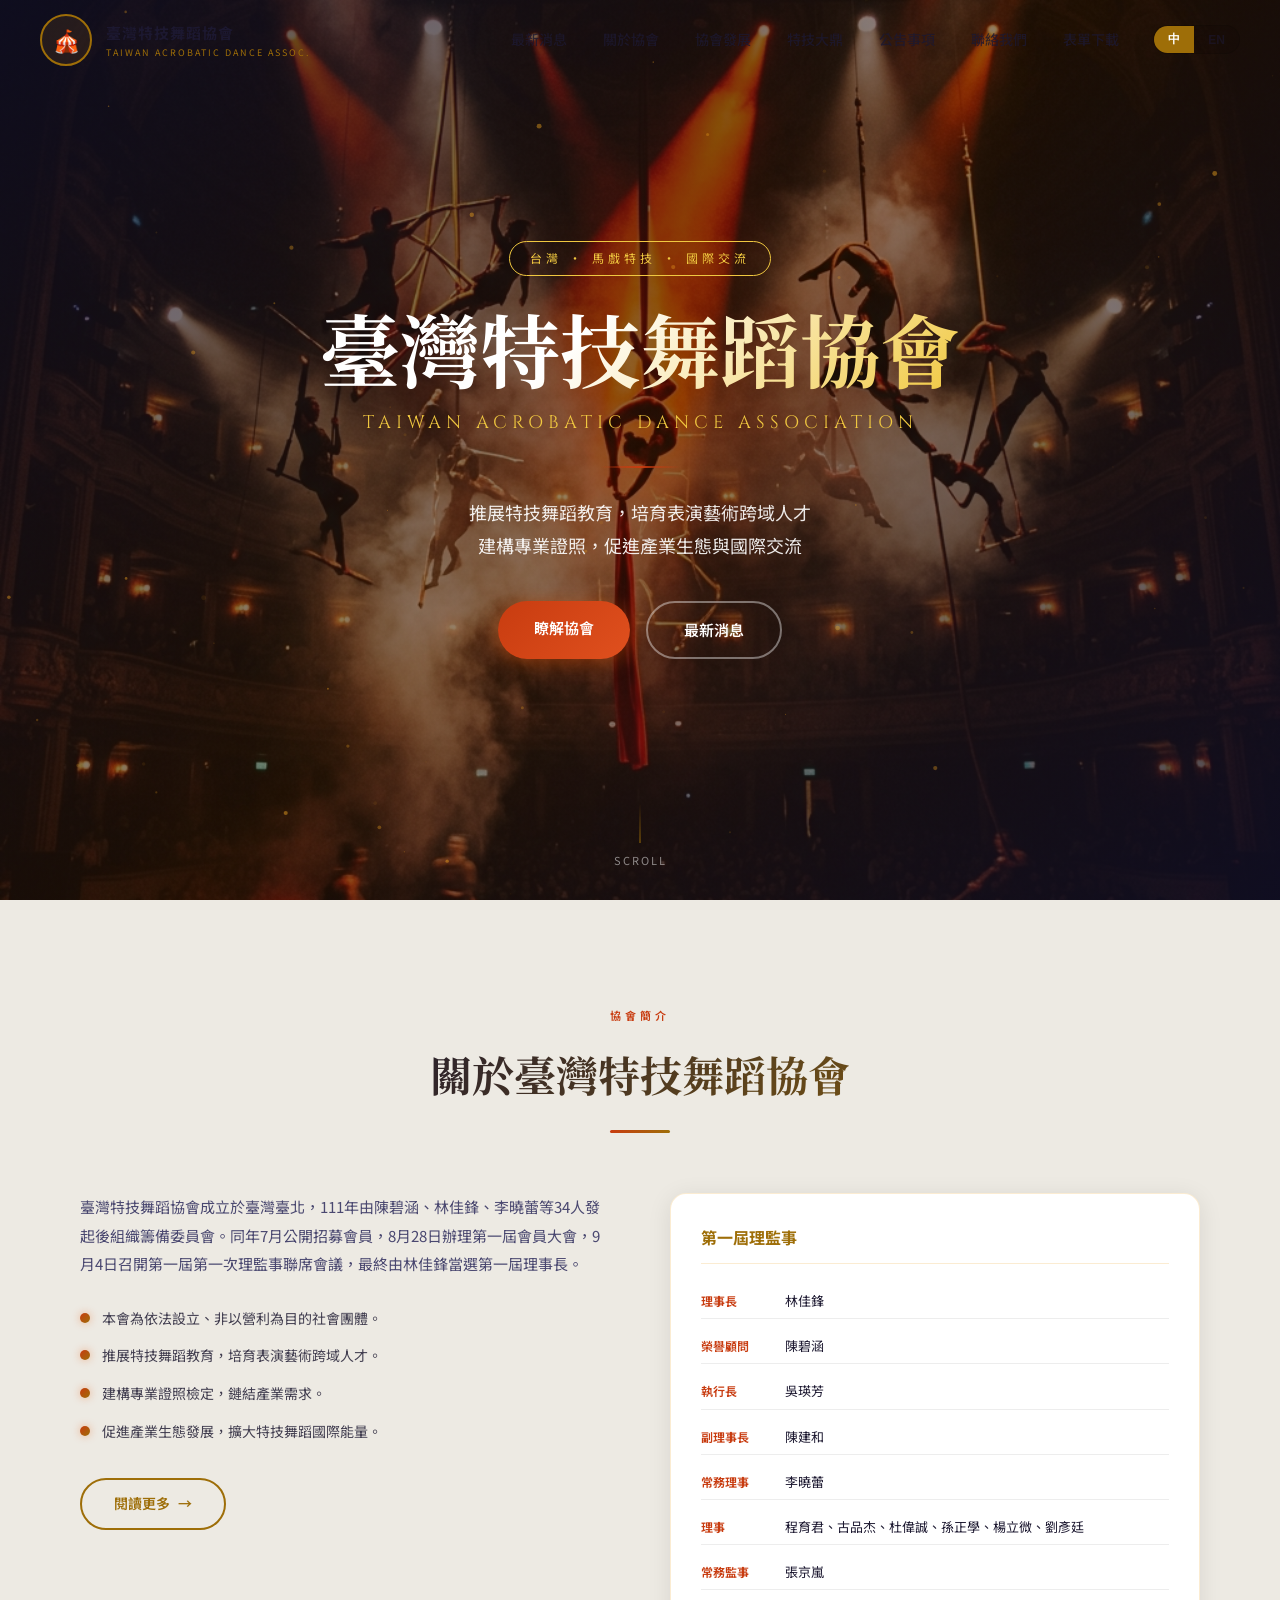
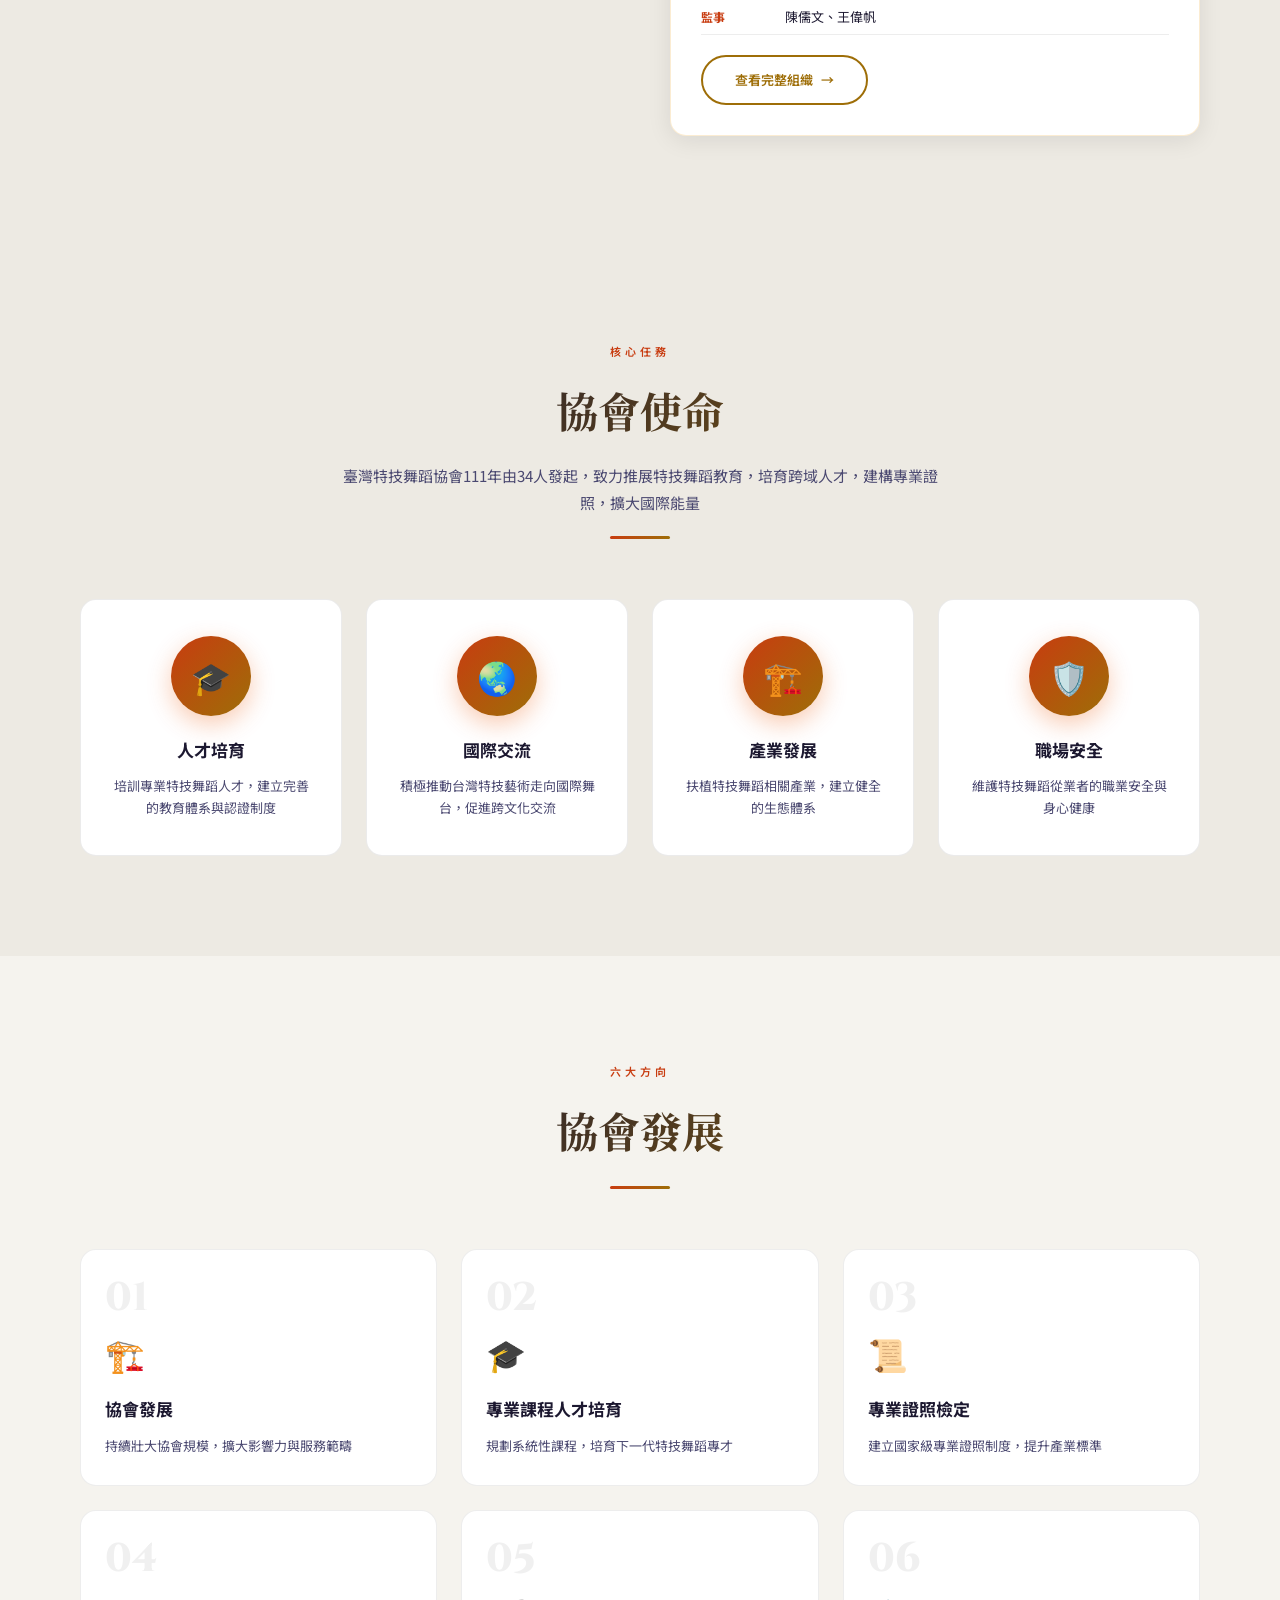
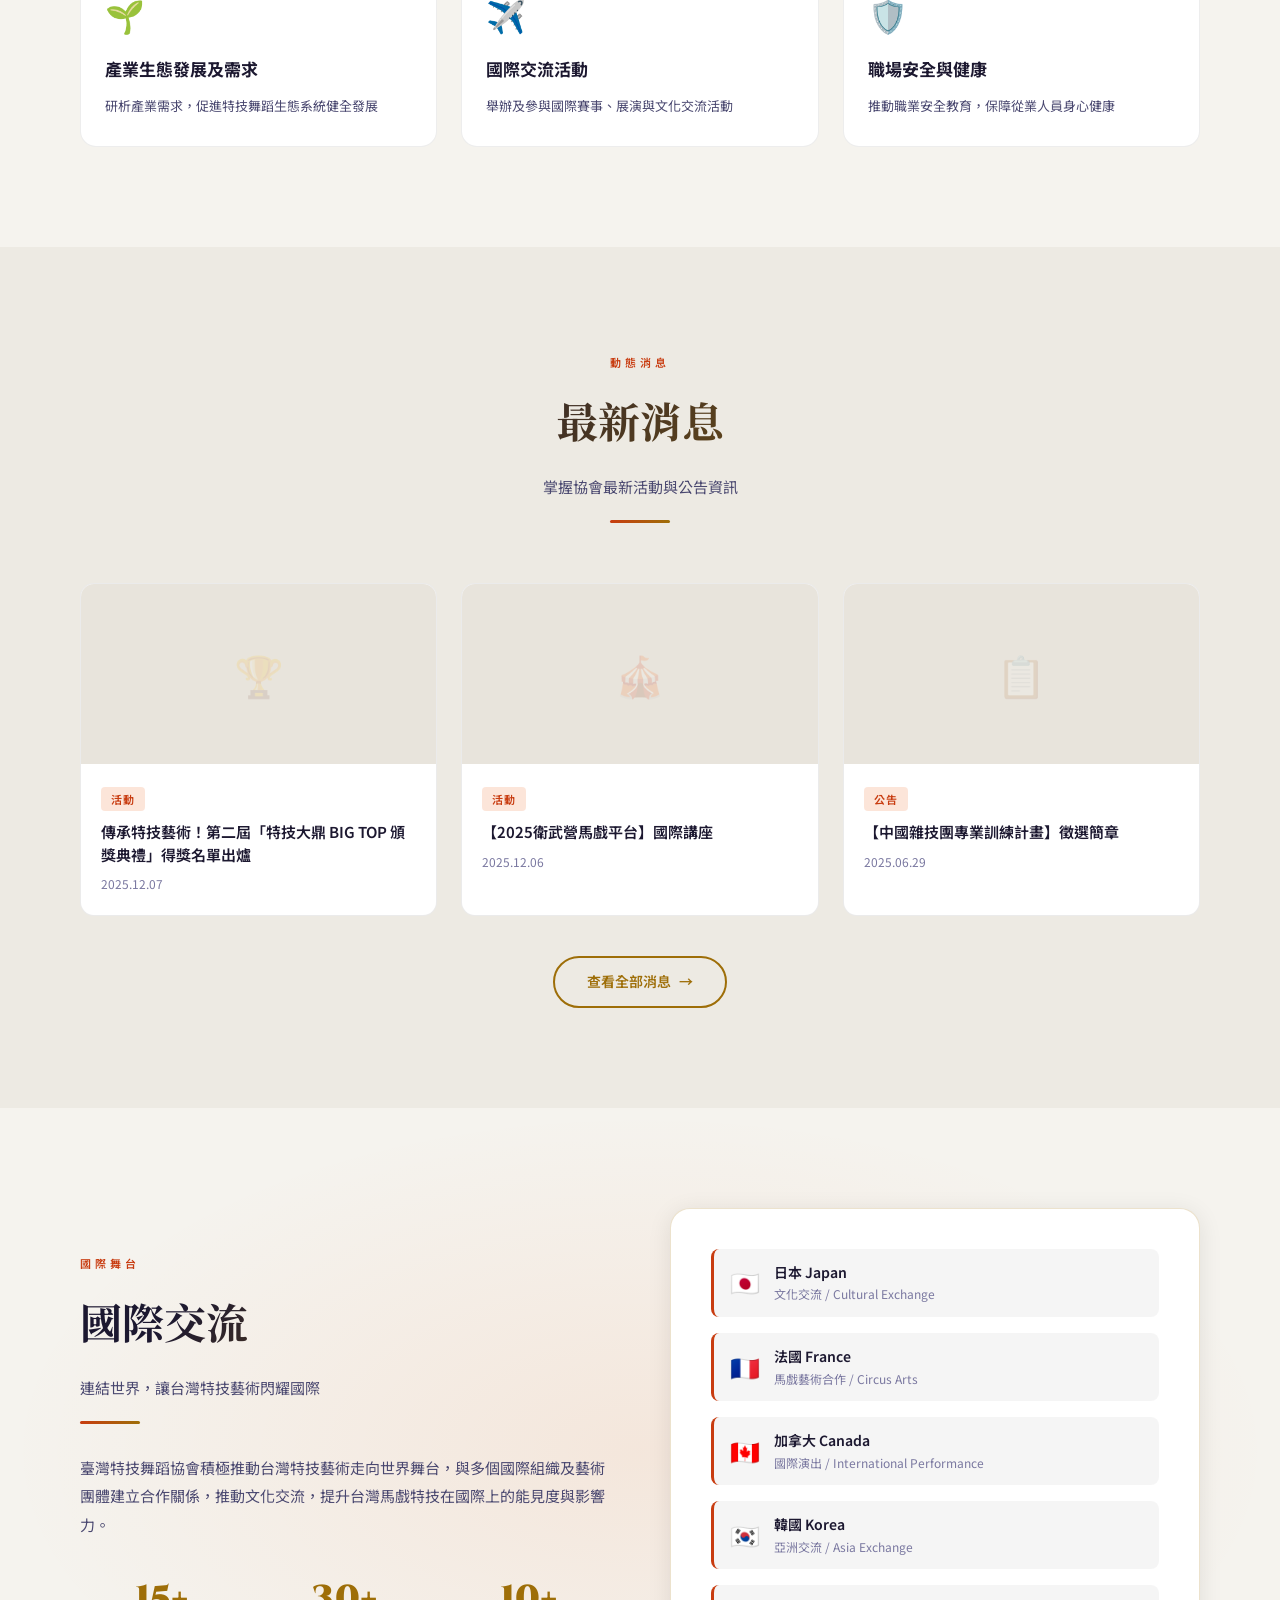
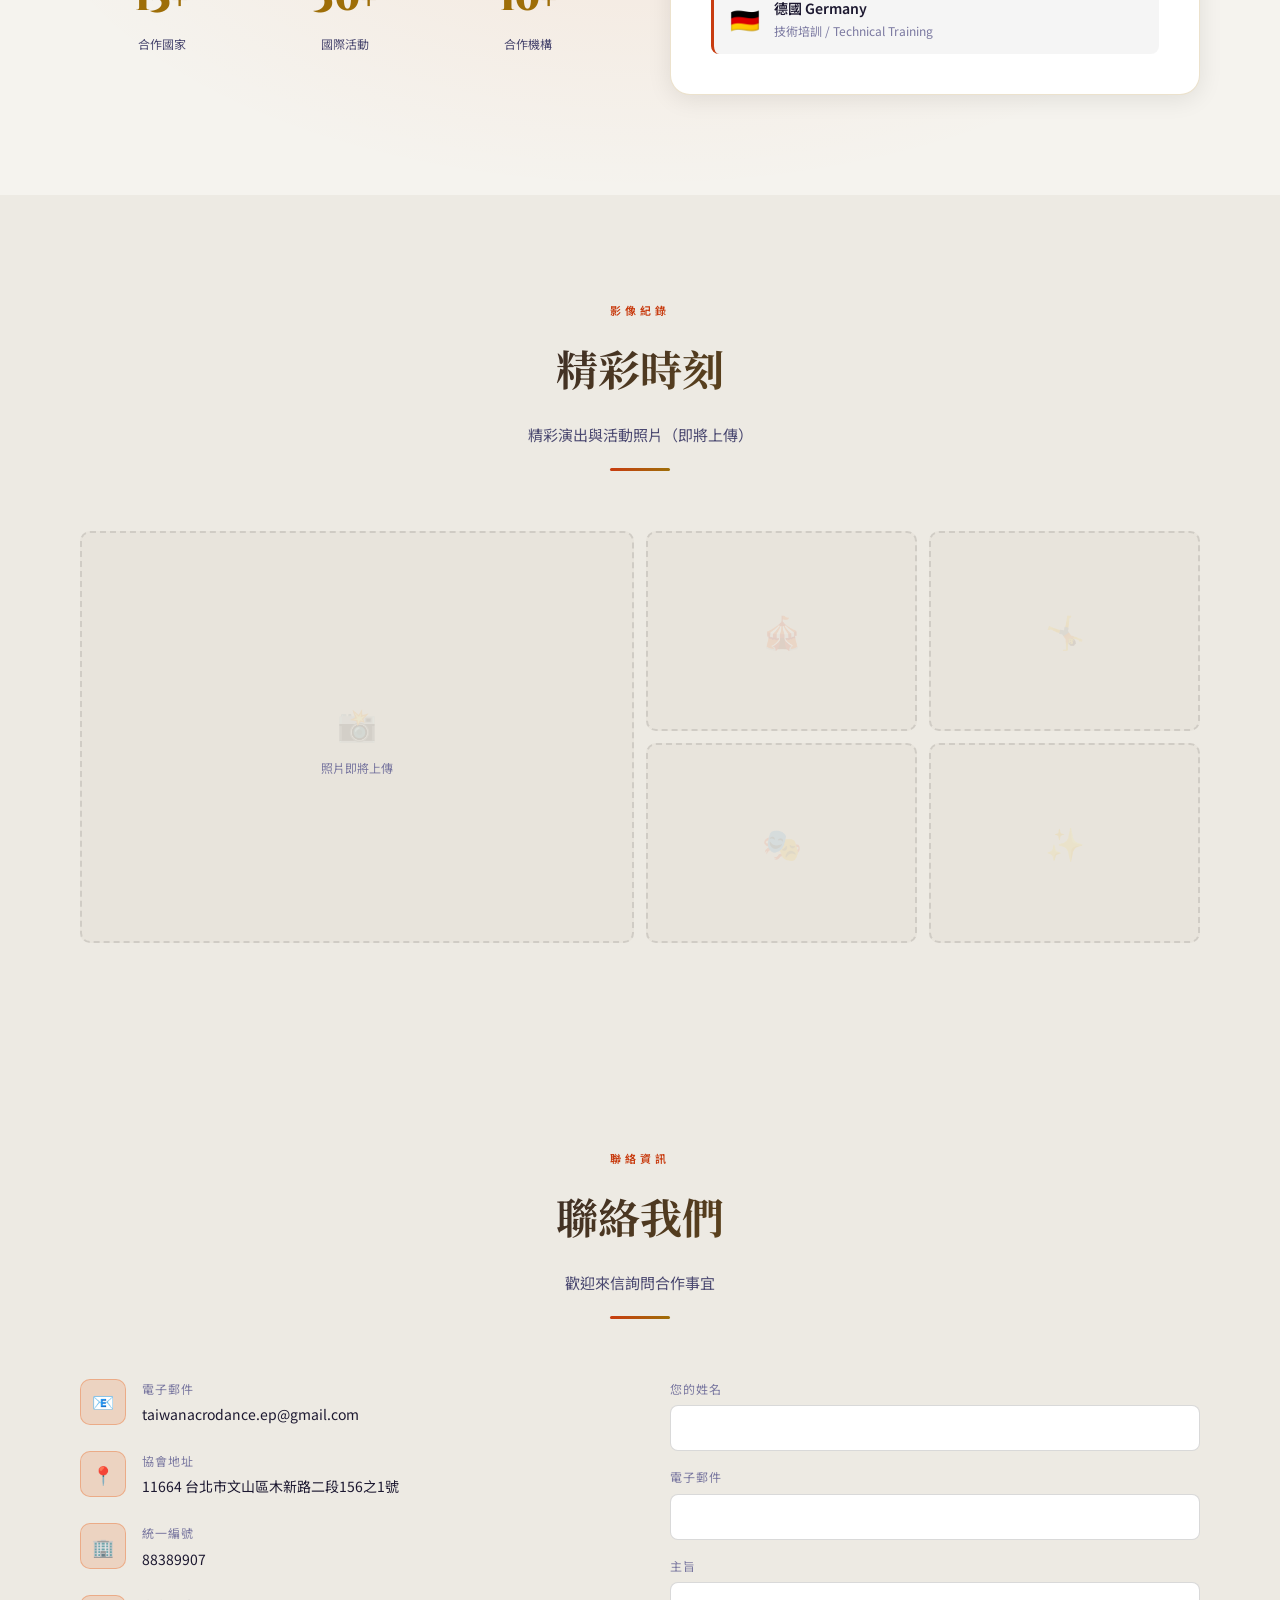
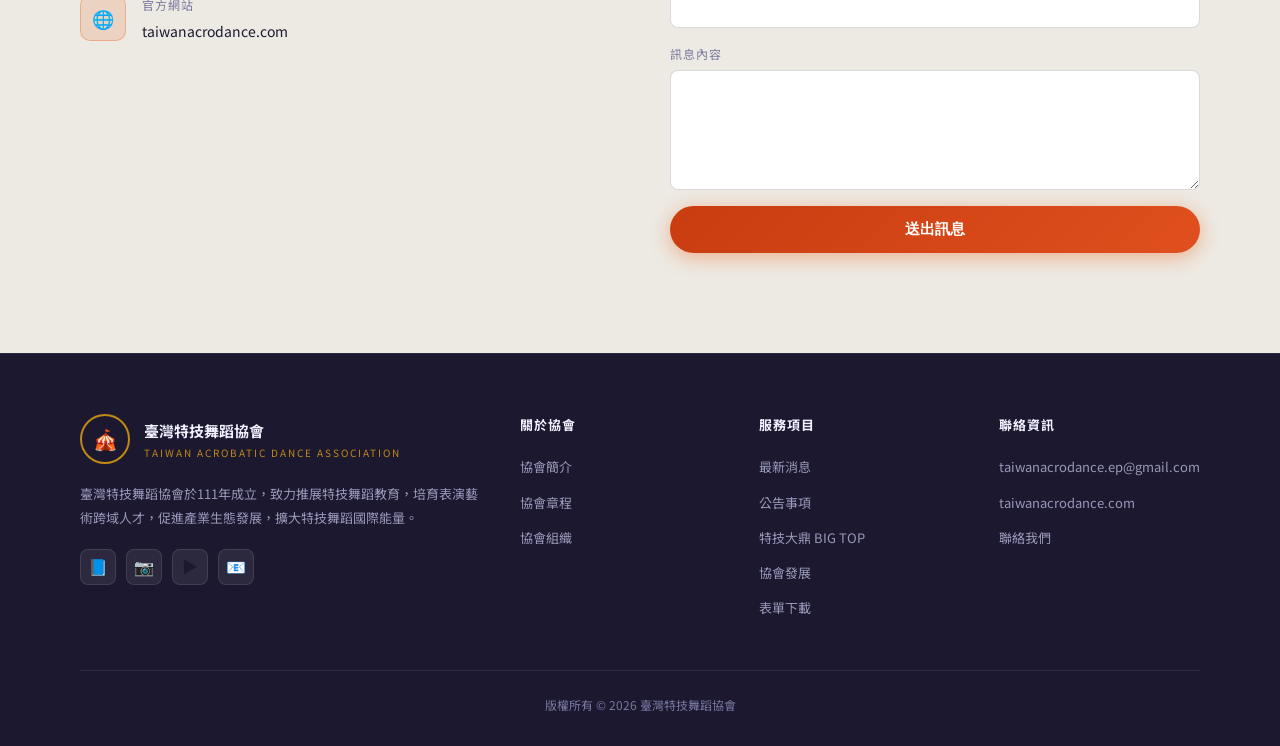
<file: index.html>
<!DOCTYPE html>
<html lang="zh-TW">
<head>
  <meta charset="UTF-8" />
  <meta name="viewport" content="width=device-width, initial-scale=1.0" />
  <title>臺灣特技舞蹈協會 | Taiwan Acrobatic Dance Association</title>
  <meta name="description" content="臺灣特技舞蹈協會致力推動台灣馬戲特技藝術發展，促進國際文化交流與合作。Taiwan Acrobatic Dance Association promotes circus arts and international exchange." />
  <meta name="keywords" content="臺灣特技舞蹈協會,台灣馬戲,特技,舞蹈,國際交流,circus,acrobatic,Taiwan" />
  <meta property="og:title" content="臺灣特技舞蹈協會" />
  <meta property="og:description" content="推動台灣馬戲特技藝術發展，促進國際文化交流" />
  <meta property="og:type" content="website" />
  <link rel="stylesheet" href="assets/css/style.css?v=light4" />
  <link rel="stylesheet" href="assets/css/pages.css?v=light4" />
  <link rel="icon" href="data:image/svg+xml,<svg xmlns='http://www.w3.org/2000/svg' viewBox='0 0 100 100'><text y='.9em' font-size='90'>🎪</text></svg>" />
</head>
<body>

<!-- ===== NAVBAR ===== -->
<nav id="navbar" role="navigation" aria-label="主選單">
  <a href="#hero" class="nav-logo" id="navLogo">
    <div class="logo-placeholder" id="logoPlaceholder">🎪</div>
    <div class="logo-text">
      <span class="zh">臺灣特技舞蹈協會</span>
      <span class="en">TAIWAN ACROBATIC DANCE ASSOC.</span>
    </div>
  </a>

  <div class="nav-menu" id="navMenu">
    <div class="nav-item">
      <a class="nav-link" href="news.html" data-i18n="nav_news">最新消息</a>
    </div>
    <div class="nav-item dropdown">
      <a class="nav-link" href="#" data-i18n="nav_about">關於協會 ▾</a>
      <div class="dropdown-menu">
        <a href="about.html" data-i18n="nav_intro">協會簡介</a>
        <a href="charter.html" data-i18n="nav_charter">協會章程</a>
        <a href="organization.html" data-i18n="nav_org">協會組織</a>
      </div>
    </div>
    <div class="nav-item">
      <a class="nav-link" href="development.html" data-i18n="nav_dev">協會發展</a>
    </div>
    <div class="nav-item">
      <a class="nav-link" href="bigtop.html">特技大鼎</a>
    </div>
    <div class="nav-item">
      <a class="nav-link" href="announcements.html" data-i18n="nav_announce">公告事項</a>
    </div>
    <div class="nav-item">
      <a class="nav-link" href="#contact" data-i18n="nav_contact">聯絡我們</a>
    </div>
    <div class="nav-item">
      <a class="nav-link" href="downloads.html" data-i18n="nav_download">表單下載</a>
    </div>
    <div class="lang-toggle">
      <button class="lang-btn active" data-lang="zh">中</button>
      <button class="lang-btn" data-lang="en">EN</button>
    </div>
  </div>

  <button class="nav-toggle" id="navToggle" aria-label="開啟選單">
    <span></span><span></span><span></span>
  </button>
</nav>

<!-- ===== HERO ===== -->
<section id="hero" aria-label="首頁英雄區">
  <div class="hero-bg"></div>
  <div class="hero-overlay"></div>
  <canvas id="particles" class="hero-particles"></canvas>
  <div class="hero-content">
    <div class="hero-badge" data-i18n="hero_badge">台灣 · 馬戲特技 · 國際交流</div>
    <h1 class="hero-title-zh" data-i18n="hero_title">臺灣特技舞蹈協會</h1>
    <div class="hero-title-en" data-i18n="hero_en">TAIWAN ACROBATIC DANCE ASSOCIATION</div>
    <div class="hero-divider"></div>
    <p class="hero-slogan" data-i18n="hero_slogan">推動台灣馬戲特技藝術發展<br>促進國際文化交流與合作</p>
    <div class="hero-cta">
      <a href="about.html" class="btn-primary" data-i18n="hero_btn1">瞭解協會</a>
      <a href="news.html" class="btn-outline" data-i18n="hero_btn2">最新消息</a>
    </div>
  </div>
  <div class="hero-scroll"><span data-i18n="hero_scroll">SCROLL</span></div>
</section>

<!-- ===== ABOUT INTRO ===== -->
<section id="about" aria-label="協會簡介">
  <div class="container">
    <div class="section-header reveal">
      <span class="section-tag" data-i18n="about_tag">協會簡介</span>
      <h2 class="section-title" data-i18n="about_title">關於臺灣特技舞蹈協會</h2>
      <div class="section-line"></div>
    </div>
    <div class="about-grid">
      <div class="about-text reveal">
        <p class="about-desc" data-i18n="about_desc">臺灣特技舞蹈協會成立於臺灣臺北，111年由陳碧涵、林佳鋒、李曉蕾等34人發起後組織籌備委員會。同年7月公開招募會員，8月28日辦理第一屆會員大會，9月4日召開第一屆第一次理監事聯席會議，最終由林佳鋒當選第一屆理事長。</p>
        <div class="purpose-list">
          <div class="purpose-item reveal reveal-delay-1">
            <div class="purpose-dot"></div>
            <p data-i18n="purpose1">本會為依法設立、非以營利為目的社會團體。</p>
          </div>
          <div class="purpose-item reveal reveal-delay-2">
            <div class="purpose-dot"></div>
            <p data-i18n="purpose2">推展特技舞蹈教育，培育表演藝術跨域人才。</p>
          </div>
          <div class="purpose-item reveal reveal-delay-3">
            <div class="purpose-dot"></div>
            <p data-i18n="purpose3">建構專業證照檢定，鏈結產業需求。</p>
          </div>
          <div class="purpose-item reveal reveal-delay-4">
            <div class="purpose-dot"></div>
            <p data-i18n="purpose4">促進產業生態發展，擴大特技舞蹈國際能量。</p>
          </div>
        </div>
        <a href="about.html" class="btn-more" style="margin-top:24px;display:inline-flex">
          <span data-i18n="about_more">閱讀更多</span> →
        </a>
      </div>
      <div class="about-org reveal">
        <div class="org-card">
          <h3 class="org-title" data-i18n="org_title">第一屆理監事</h3>
          <div class="org-list">
            <div class="org-row"><span class="org-role" data-i18n="role_chair">理事長</span><span class="org-name">林佳鋒</span></div>
            <div class="org-row"><span class="org-role" data-i18n="role_honor">榮譽顧問</span><span class="org-name">陳碧涵</span></div>
            <div class="org-row"><span class="org-role" data-i18n="role_exec">執行長</span><span class="org-name">吳瑛芳</span></div>
            <div class="org-row"><span class="org-role" data-i18n="role_vchair">副理事長</span><span class="org-name">陳建和</span></div>
            <div class="org-row"><span class="org-role" data-i18n="role_director">常務理事</span><span class="org-name">李曉蕾</span></div>
            <div class="org-row"><span class="org-role" data-i18n="role_directors">理事</span><span class="org-name">程育君、古品杰、杜偉誠、孫正學、楊立微、劉彥廷</span></div>
            <div class="org-row"><span class="org-role" data-i18n="role_super">常務監事</span><span class="org-name">張京嵐</span></div>
            <div class="org-row"><span class="org-role" data-i18n="role_supers">監事</span><span class="org-name">陳儒文、王偉帆</span></div>
          </div>
          <a href="organization.html" class="btn-more" style="margin-top:20px;font-size:13px">
            <span data-i18n="org_more">查看完整組織</span> →
          </a>
        </div>
      </div>
    </div>
  </div>
</section>

<!-- ===== MISSION ===== -->
<section id="mission" aria-label="協會使命">
  <div class="container">
    <div class="section-header reveal">
      <span class="section-tag" data-i18n="mission_tag">核心任務</span>
      <h2 class="section-title" data-i18n="mission_title">協會使命</h2>
      <p class="section-subtitle" data-i18n="mission_sub">致力推動台灣特技舞蹈產業全面發展</p>
      <div class="section-line"></div>
    </div>
    <div class="mission-grid">
      <div class="mission-card reveal reveal-delay-1">
        <div class="mission-icon">🎓</div>
        <h3 class="mission-title" data-i18n="m1_title">人才培育</h3>
        <p class="mission-desc" data-i18n="m1_desc">培訓專業特技舞蹈人才，建立完善的教育體系與認證制度</p>
      </div>
      <div class="mission-card reveal reveal-delay-2">
        <div class="mission-icon">🌏</div>
        <h3 class="mission-title" data-i18n="m2_title">國際交流</h3>
        <p class="mission-desc" data-i18n="m2_desc">積極推動台灣特技藝術走向國際舞台，促進跨文化交流</p>
      </div>
      <div class="mission-card reveal reveal-delay-3">
        <div class="mission-icon">🏗️</div>
        <h3 class="mission-title" data-i18n="m3_title">產業發展</h3>
        <p class="mission-desc" data-i18n="m3_desc">扶植特技舞蹈相關產業，建立健全的生態體系</p>
      </div>
      <div class="mission-card reveal reveal-delay-4">
        <div class="mission-icon">🛡️</div>
        <h3 class="mission-title" data-i18n="m4_title">職場安全</h3>
        <p class="mission-desc" data-i18n="m4_desc">維護特技舞蹈從業者的職業安全與身心健康</p>
      </div>
    </div>
  </div>
</section>

<!-- ===== DEVELOPMENT ===== -->
<section id="development" aria-label="協會發展方向">
  <div class="container">
    <div class="section-header reveal">
      <span class="section-tag" data-i18n="dev_tag">六大方向</span>
      <h2 class="section-title" data-i18n="dev_title">協會發展</h2>
      <div class="section-line"></div>
    </div>
    <div class="dev-grid">
      <a class="dev-card reveal reveal-delay-1" href="development.html">
        <div class="dev-num">01</div>
        <div class="dev-icon">🏗️</div>
        <h3 class="dev-title" data-i18n="d1">協會發展</h3>
        <p class="dev-desc" data-i18n="d1d">持續壯大協會規模，擴大影響力與服務範雇</p>
      </a>
      <a class="dev-card reveal reveal-delay-2" href="development.html#training">
        <div class="dev-num">02</div>
        <div class="dev-icon">🎓</div>
        <h3 class="dev-title" data-i18n="d2">專業課程人才培育</h3>
        <p class="dev-desc" data-i18n="d2d">規劃系統性課程，培育下一代特技舞蹈專才</p>
      </a>
      <a class="dev-card reveal reveal-delay-3" href="development.html#cert">
        <div class="dev-num">03</div>
        <div class="dev-icon">📜</div>
        <h3 class="dev-title" data-i18n="d3">專業證照檢定</h3>
        <p class="dev-desc" data-i18n="d3d">建立國家級專業證照制度，提升產業標準</p>
      </a>
      <a class="dev-card reveal reveal-delay-1" href="development.html#industry">
        <div class="dev-num">04</div>
        <div class="dev-icon">🌱</div>
        <h3 class="dev-title" data-i18n="d4">產業生態發展及需求</h3>
        <p class="dev-desc" data-i18n="d4d">研析產業需求，促進特技舞蹈生態系統健全發展</p>
      </a>
      <a class="dev-card reveal reveal-delay-2" href="development.html#intl">
        <div class="dev-num">05</div>
        <div class="dev-icon">✈️</div>
        <h3 class="dev-title" data-i18n="d5">國際交流活動</h3>
        <p class="dev-desc" data-i18n="d5d">舉辦及參與國際賽事、展演與文化交流活動</p>
      </a>
      <a class="dev-card reveal reveal-delay-3" href="development.html#safety">
        <div class="dev-num">06</div>
        <div class="dev-icon">🛡️</div>
        <h3 class="dev-title" data-i18n="d6">特技舞蹈職場安全與健康</h3>
        <p class="dev-desc" data-i18n="d6d">推動職業安全教育，保障從業人員身心健康</p>
      </a>
    </div>
  </div>
</section>

<!-- ===== NEWS ===== -->
<section id="news" aria-label="最新消息">
  <div class="container">
    <div class="section-header reveal">
      <span class="section-tag" data-i18n="news_tag">動態消息</span>
      <h2 class="section-title" data-i18n="news_title">最新消息</h2>
      <p class="section-subtitle" data-i18n="news_sub">掌握協會最新活動與公告資訊</p>
      <div class="section-line"></div>
    </div>
    <div class="news-grid" id="newsGrid">
      <!-- Rendered by JS -->
    </div>
    <div class="news-more reveal">
      <a href="news.html" class="btn-more">
        <span data-i18n="news_more">查看全部消息</span> →
      </a>
    </div>
  </div>
</section>

<!-- ===== INTERNATIONAL ===== -->
<section id="international" aria-label="國際交流">
  <div class="container">
    <div class="intl-content">
      <div class="intl-text">
        <div class="section-header reveal">
          <span class="section-tag" data-i18n="intl_tag">國際舞台</span>
          <h2 class="section-title" data-i18n="intl_title">國際交流</h2>
          <p class="section-subtitle" data-i18n="intl_sub">連結世界，讓台灣特技藝術閃耀國際</p>
          <div class="section-line"></div>
        </div>
        <p class="intl-desc reveal" data-i18n="intl_desc">臺灣特技舞蹈協會積極推動台灣特技藝術走向世界舞台，與多個國際組織及藝術團體建立合作關係，推動文化交流，提升台灣馬戲特技在國際上的能見度與影響力。</p>
        <div class="intl-stats reveal">
          <div class="stat-item">
            <div class="stat-num" data-val="20" data-suffix="+" data-i18n="stat1_num">20+</div>
            <div class="stat-label" data-i18n="stat1_label">合作國家</div>
          </div>
          <div class="stat-item">
            <div class="stat-num" data-val="50" data-suffix="+" data-i18n="stat2_num">50+</div>
            <div class="stat-label" data-i18n="stat2_label">國際活動</div>
          </div>
          <div class="stat-item">
            <div class="stat-num" data-val="10" data-suffix="+" data-i18n="stat3_num">10+</div>
            <div class="stat-label" data-i18n="stat3_label">合作機構</div>
          </div>
        </div>
      </div>
      <div class="intl-visual reveal">
        <div class="intl-country-item">
          <span class="country-flag">🇯🇵</span>
          <div class="country-info">
            <div class="country-name">日本 Japan</div>
            <div class="country-type">文化交流 / Cultural Exchange</div>
          </div>
        </div>
        <div class="intl-country-item">
          <span class="country-flag">🇫🇷</span>
          <div class="country-info">
            <div class="country-name">法國 France</div>
            <div class="country-type">馬戲藝術合作 / Circus Arts</div>
          </div>
        </div>
        <div class="intl-country-item">
          <span class="country-flag">🇨🇦</span>
          <div class="country-info">
            <div class="country-name">加拿大 Canada</div>
            <div class="country-type">國際演出 / International Performance</div>
          </div>
        </div>
        <div class="intl-country-item">
          <span class="country-flag">🇰🇷</span>
          <div class="country-info">
            <div class="country-name">韓國 Korea</div>
            <div class="country-type">亞洲交流 / Asia Exchange</div>
          </div>
        </div>
        <div class="intl-country-item">
          <span class="country-flag">🇩🇪</span>
          <div class="country-info">
            <div class="country-name">德國 Germany</div>
            <div class="country-type">技術培訓 / Technical Training</div>
          </div>
        </div>
      </div>
    </div>
  </div>
</section>

<!-- ===== GALLERY ===== -->
<section id="gallery" aria-label="影像紀錄">
  <div class="container">
    <div class="section-header reveal">
      <span class="section-tag" data-i18n="gallery_tag">影像紀錄</span>
      <h2 class="section-title" data-i18n="gallery_title">精彩時刻</h2>
      <p class="section-subtitle" data-i18n="gallery_sub">精彩演出與活動照片（即將上傳）</p>
      <div class="section-line"></div>
    </div>
    <div class="gallery-grid reveal">
      <div class="gallery-item large">
        <div class="gallery-placeholder"><div>📸</div><p data-i18n="photo_coming">照片即將上傳</p></div>
      </div>
      <div class="gallery-item">
        <div class="gallery-placeholder"><div>🎪</div></div>
      </div>
      <div class="gallery-item">
        <div class="gallery-placeholder"><div>🤸</div></div>
      </div>
      <div class="gallery-item">
        <div class="gallery-placeholder"><div>🎭</div></div>
      </div>
      <div class="gallery-item">
        <div class="gallery-placeholder"><div>✨</div></div>
      </div>
    </div>
  </div>
</section>

<!-- ===== CONTACT ===== -->
<section id="contact" aria-label="聯絡我們">
  <div class="container">
    <div class="section-header reveal">
      <span class="section-tag" data-i18n="contact_tag">聯絡資訊</span>
      <h2 class="section-title" data-i18n="contact_title">聯絡我們</h2>
      <p class="section-subtitle" data-i18n="contact_sub">歡迎來信詢問合作事宜</p>
      <div class="section-line"></div>
    </div>
    <div class="contact-grid">
      <div class="contact-info reveal">
        <div class="contact-item">
          <div class="contact-icon">📧</div>
          <div>
            <div class="contact-label" data-i18n="c_email_label">電子郵件</div>
            <div class="contact-value"><a href="mailto:taiwanacrodance.ep@gmail.com">taiwanacrodance.ep@gmail.com</a></div>
          </div>
        </div>
        <div class="contact-item">
          <div class="contact-icon">📍</div>
          <div>
            <div class="contact-label" data-i18n="c_addr_label">協會地址</div>
            <div class="contact-value" data-i18n="c_addr_val">11664 台北市文山區木新路二段156之1號</div>
          </div>
        </div>
        <div class="contact-item">
          <div class="contact-icon">🏢</div>
          <div>
            <div class="contact-label" data-i18n="c_tax_label">統一編號</div>
            <div class="contact-value" data-i18n="c_tax_val">88389907</div>
          </div>
        </div>
        <div class="contact-item">
          <div class="contact-icon">🌐</div>
          <div>
            <div class="contact-label">官方網站</div>
            <div class="contact-value"><a href="https://taiwanacrodance.com" target="_blank">taiwanacrodance.com</a></div>
          </div>
        </div>
      </div>
      <form class="contact-form reveal" id="contactForm" novalidate>
        <div class="form-group">
          <label for="fname" data-i18n="form_name">您的姓名</label>
          <input type="text" id="fname" name="name" required placeholder="" />
        </div>
        <div class="form-group">
          <label for="femail" data-i18n="form_email">電子郵件</label>
          <input type="email" id="femail" name="email" required />
        </div>
        <div class="form-group">
          <label for="fsubject" data-i18n="form_subject">主旨</label>
          <input type="text" id="fsubject" name="subject" />
        </div>
        <div class="form-group">
          <label for="fmsg" data-i18n="form_msg">訊息內容</label>
          <textarea id="fmsg" name="message" rows="4"></textarea>
        </div>
        <button type="submit" class="btn-primary" data-i18n="form_send">送出訊息</button>
      </form>
    </div>
  </div>
</section>

<!-- ===== FOOTER ===== -->
<footer id="footer" aria-label="頁尾">
  <div class="container">
    <div class="footer-grid">
      <div class="footer-brand">
        <div class="logo-area">
          <div class="logo-placeholder">🎪</div>
          <div>
            <div class="brand-name">臺灣特技舞蹈協會</div>
            <div class="brand-en">TAIWAN ACROBATIC DANCE ASSOCIATION</div>
          </div>
        </div>
        <p class="footer-desc" data-i18n="footer_desc">致力推動台灣馬戲特技藝術發展，促進國際文化交流與合作。</p>
        <div class="social-links">
          <a href="#" class="social-btn" aria-label="Facebook" title="Facebook">📘</a>
          <a href="#" class="social-btn" aria-label="Instagram" title="Instagram">📷</a>
          <a href="#" class="social-btn" aria-label="YouTube" title="YouTube">▶️</a>
          <a href="mailto:taiwanacrodance.ep@gmail.com" class="social-btn" aria-label="Email" title="Email">📧</a>
        </div>
      </div>
      <div class="footer-col">
        <h4 data-i18n="footer_about">關於協會</h4>
        <ul>
          <li><a href="about.html" data-i18n="nav_intro">協會簡介</a></li>
          <li><a href="charter.html" data-i18n="nav_charter">協會章程</a></li>
          <li><a href="organization.html" data-i18n="nav_org">協會組織</a></li>
        </ul>
      </div>
      <div class="footer-col">
        <h4 data-i18n="footer_service">服務項目</h4>
        <ul>
          <li><a href="news.html" data-i18n="nav_news">最新消息</a></li>
          <li><a href="announcements.html" data-i18n="nav_announce">公告事項</a></li>
          <li><a href="bigtop.html">特技大鼎 BIG TOP</a></li>
          <li><a href="development.html">協會發展</a></li>
          <li><a href="downloads.html" data-i18n="nav_download">表單下載</a></li>
        </ul>
      </div>
      <div class="footer-col">
        <h4 data-i18n="footer_connect">聯絡資訊</h4>
        <ul>
          <li><a href="mailto:taiwanacrodance.ep@gmail.com">taiwanacrodance.ep@gmail.com</a></li>
          <li><a href="https://taiwanacrodance.com" target="_blank">taiwanacrodance.com</a></li>
          <li><a href="#contact" data-i18n="nav_contact">聯絡我們</a></li>
        </ul>
      </div>
    </div>
    <div class="footer-bottom">
      <p data-i18n="copyright">版權所有 © 2026 <span>臺灣特技舞蹈協會</span></p>
    </div>
  </div>
</footer>

<script src="assets/js/main.js"></script>
<script src="assets/js/pages.js"></script>
</body>
</html>
</file>
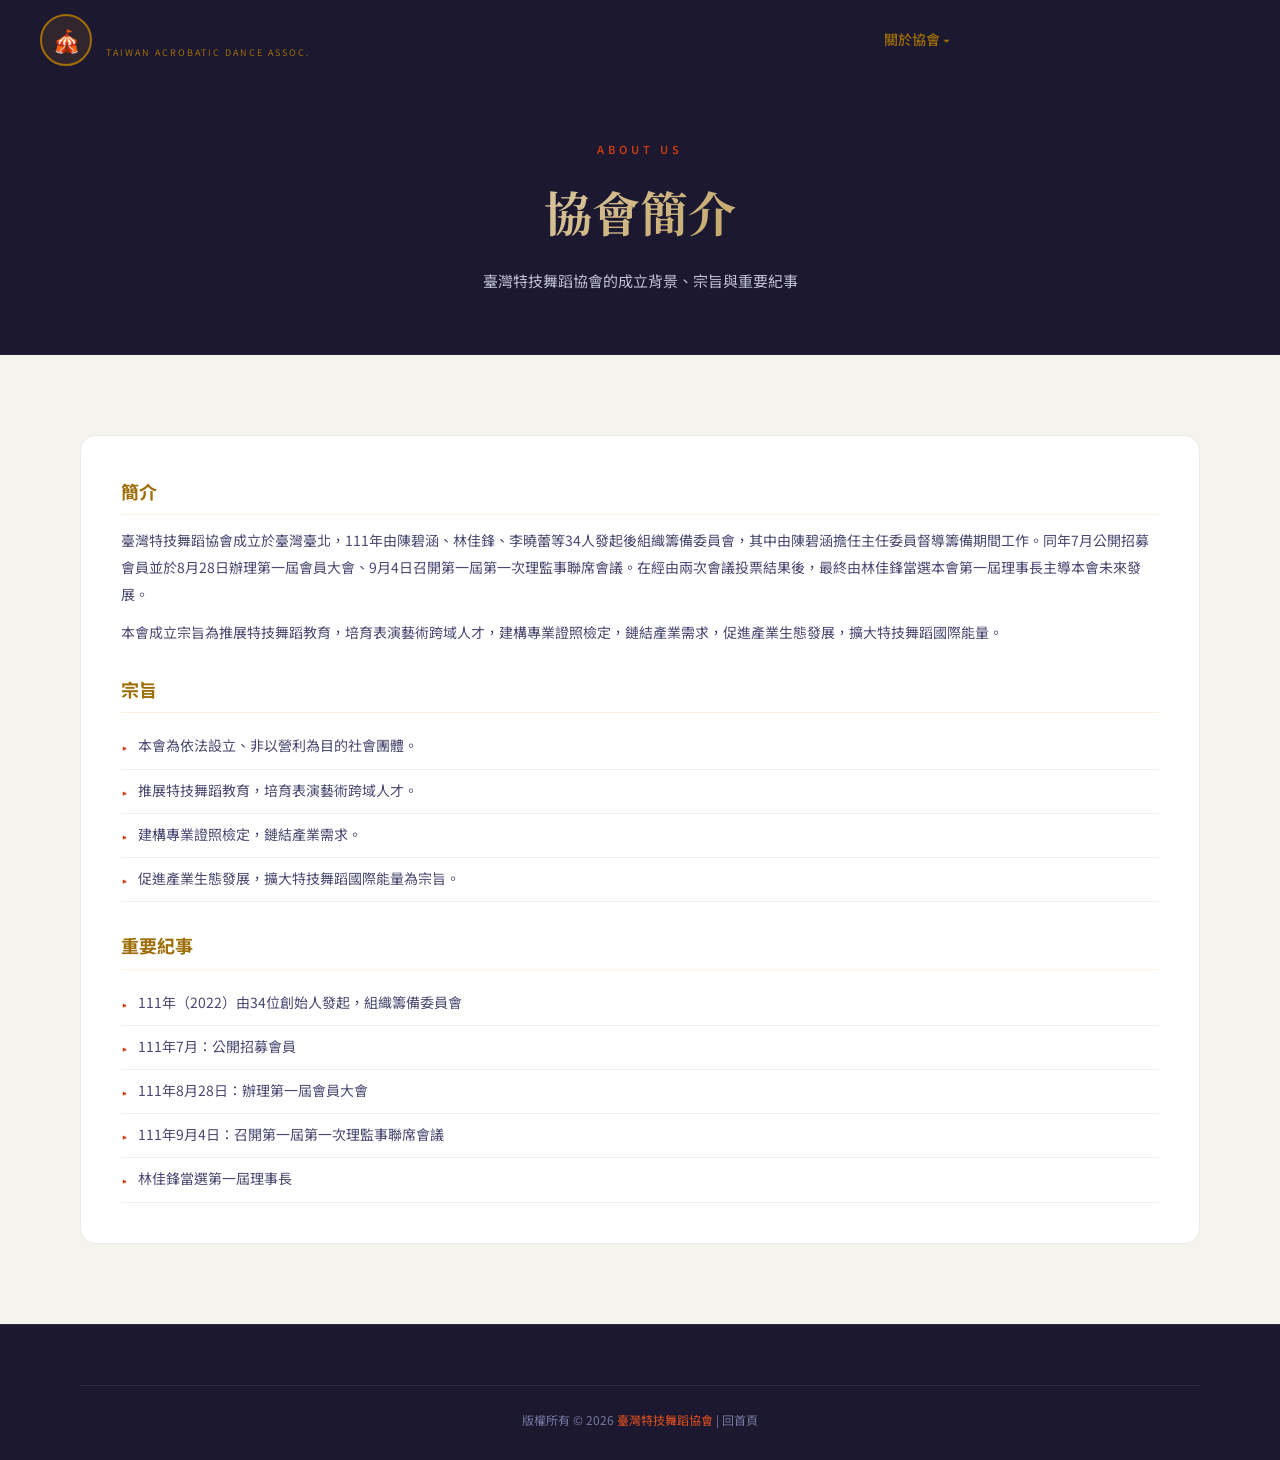
<file: about.html>
<!DOCTYPE html>
<html lang="zh-TW">
<head>
  <meta charset="UTF-8" /><meta name="viewport" content="width=device-width, initial-scale=1.0" />
  <title>協會簡介 | 臺灣特技舞蹈協會</title>
  <meta name="description" content="臺灣特技舞蹈協會協會簡介，成立宗旨與重要紀事。" />
  <link rel="stylesheet" href="assets/css/style.css" />
  <link rel="stylesheet" href="assets/css/pages.css" />
  <link rel="icon" href="data:image/svg+xml,<svg xmlns='http://www.w3.org/2000/svg' viewBox='0 0 100 100'><text y='.9em' font-size='90'>🎪</text></svg>" />
</head>
<body>
<nav id="navbar" class="scrolled">
  <a href="index.html" class="nav-logo">
    <div class="logo-placeholder">🎪</div>
    <div class="logo-text"><span class="zh">臺灣特技舞蹈協會</span><span class="en">TAIWAN ACROBATIC DANCE ASSOC.</span></div>
  </a>
  <div class="nav-menu" id="navMenu">
    <div class="nav-item"><a class="nav-link" href="https://taiwanacrodance.com/最新消息/" target="_blank">最新消息</a></div>
    <div class="nav-item dropdown">
      <a class="nav-link active" href="#">關於協會 ▾</a>
      <div class="dropdown-menu">
        <a href="about.html">協會簡介</a>
        <a href="charter.html">協會章程</a>
        <a href="organization.html">協會組織</a>
      </div>
    </div>
    <div class="nav-item"><a class="nav-link" href="https://taiwanacrodance.com/公告事項/" target="_blank">公告事項</a></div>
    <div class="nav-item"><a class="nav-link" href="index.html#contact">聯絡我們</a></div>
    <div class="nav-item"><a class="nav-link" href="downloads.html">表單下載</a></div>
  </div>
  <button class="nav-toggle" id="navToggle"><span></span><span></span><span></span></button>
</nav>

<div class="page-hero">
  <div class="container">
    <span class="section-tag">ABOUT US</span>
    <h1>協會簡介</h1>
    <p>臺灣特技舞蹈協會的成立背景、宗旨與重要紀事</p>
  </div>
</div>

<div class="page-content">
  <div class="container">
    <div class="content-box reveal">
      <h2>簡介</h2>
      <p>臺灣特技舞蹈協會成立於臺灣臺北，111年由陳碧涵、林佳鋒、李曉蕾等34人發起後組織籌備委員會，其中由陳碧涵擔任主任委員督導籌備期間工作。同年7月公開招募會員並於8月28日辦理第一屆會員大會、9月4日召開第一屆第一次理監事聯席會議。在經由兩次會議投票結果後，最終由林佳鋒當選本會第一屆理事長主導本會未來發展。</p>
      <p>本會成立宗旨為推展特技舞蹈教育，培育表演藝術跨域人才，建構專業證照檢定，鏈結產業需求，促進產業生態發展，擴大特技舞蹈國際能量。</p>

      <h2>宗旨</h2>
      <ul>
        <li>本會為依法設立、非以營利為目的社會團體。</li>
        <li>推展特技舞蹈教育，培育表演藝術跨域人才。</li>
        <li>建構專業證照檢定，鏈結產業需求。</li>
        <li>促進產業生態發展，擴大特技舞蹈國際能量為宗旨。</li>
      </ul>

      <h2>重要紀事</h2>
      <ul>
        <li>111年（2022）由34位創始人發起，組織籌備委員會</li>
        <li>111年7月：公開招募會員</li>
        <li>111年8月28日：辦理第一屆會員大會</li>
        <li>111年9月4日：召開第一屆第一次理監事聯席會議</li>
        <li>林佳鋒當選第一屆理事長</li>
      </ul>
    </div>
  </div>
</div>

<footer id="footer">
  <div class="container">
    <div class="footer-bottom">
      <p>版權所有 © 2026 <span>臺灣特技舞蹈協會</span> | <a href="index.html">回首頁</a></p>
    </div>
  </div>
</footer>
<script>
  const nb = document.getElementById('navbar');
  window.addEventListener('scroll', () => nb.classList.toggle('scrolled', window.scrollY > 50));
  nb.classList.add('scrolled');
  document.getElementById('navToggle').addEventListener('click', () => document.getElementById('navMenu').classList.toggle('open'));
  document.querySelectorAll('.reveal').forEach(el => {
    new IntersectionObserver(([e]) => { if(e.isIntersecting) e.target.classList.add('visible'); }, {threshold:0.1}).observe(el);
  });
</script>
</body>
</html>
</file>
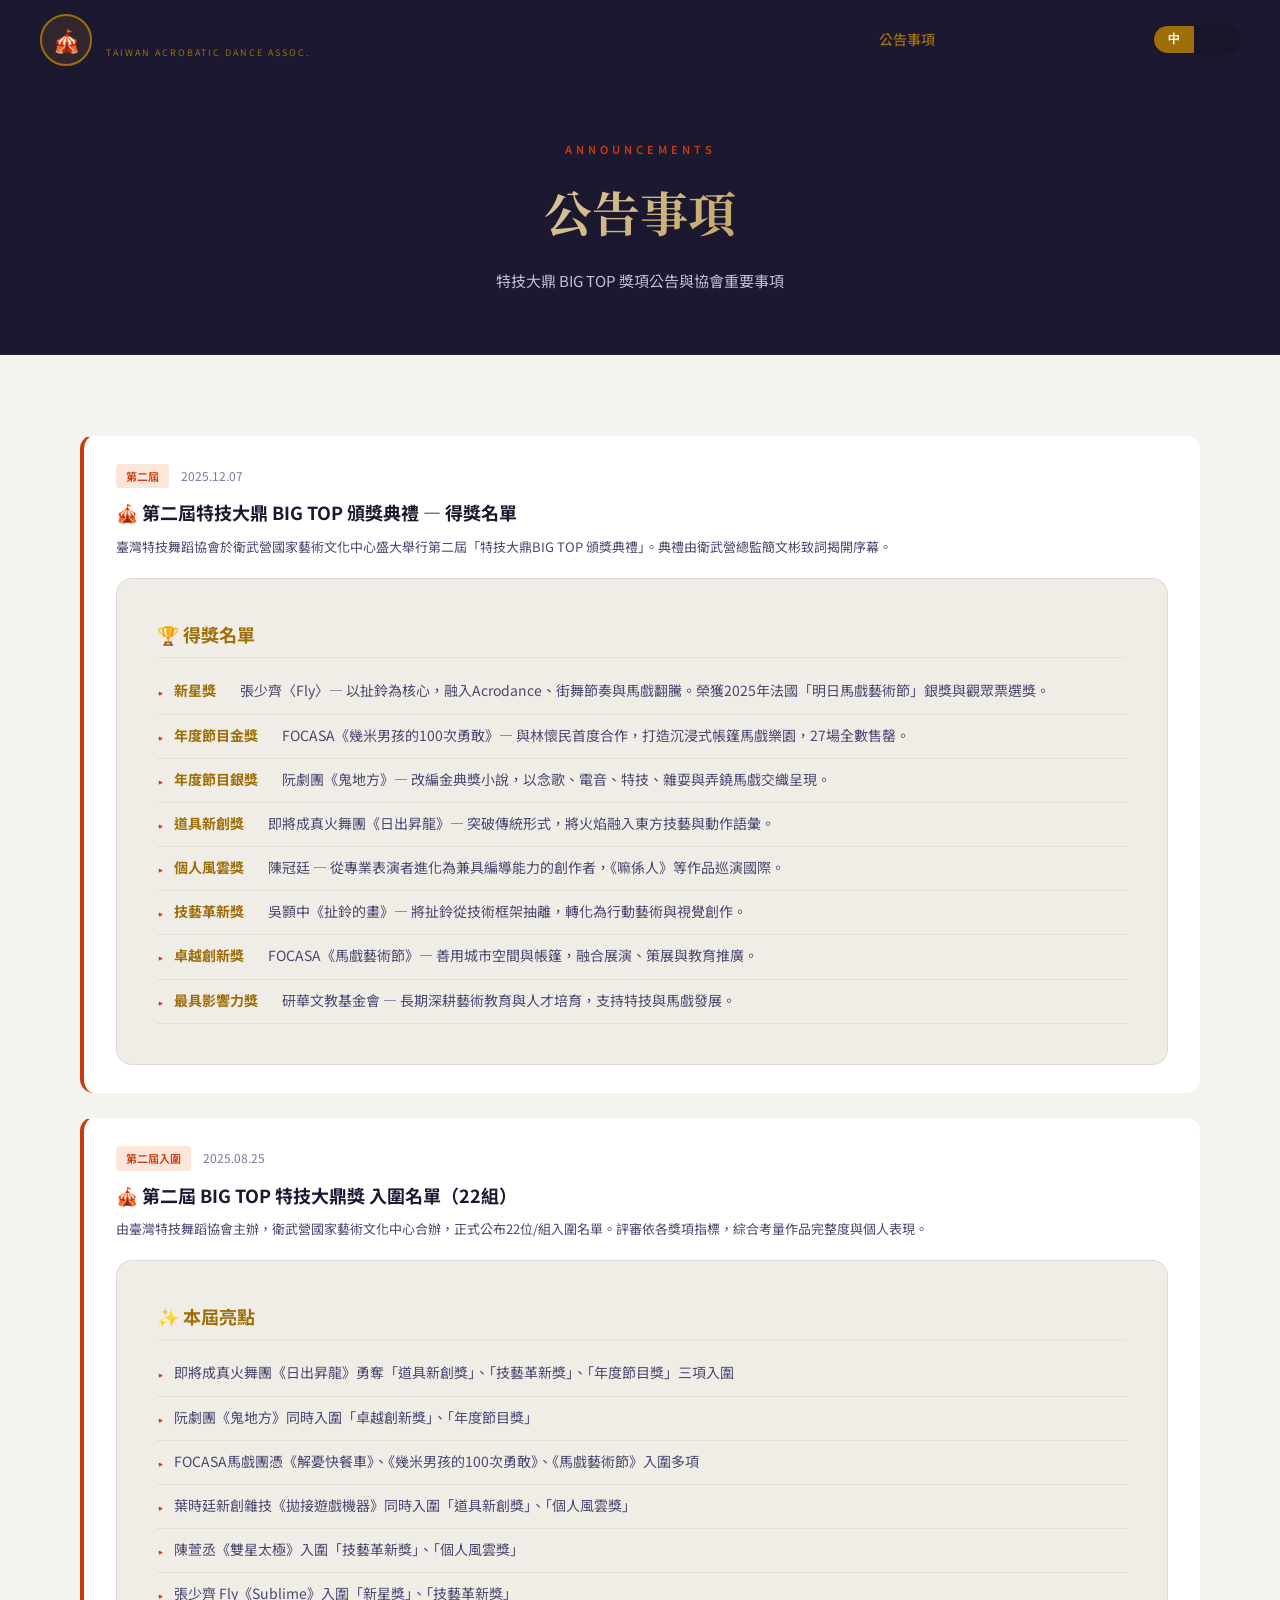
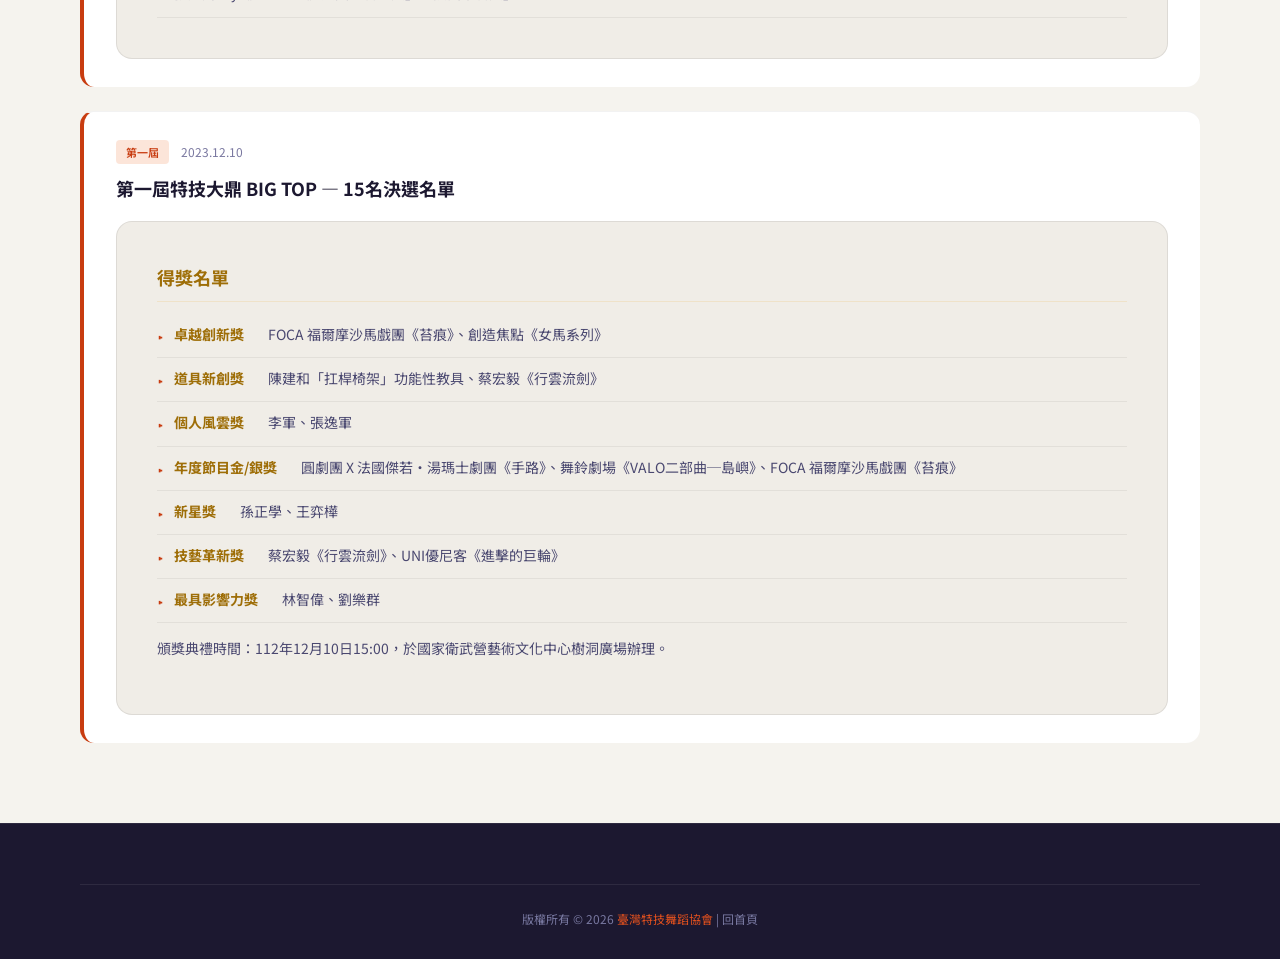
<file: announcements.html>
<!DOCTYPE html>
<html lang="zh-TW">
<head>
  <meta charset="UTF-8"/><meta name="viewport" content="width=device-width,initial-scale=1.0"/>
  <title>公告事項 | 臺灣特技舞蹈協會</title>
  <link rel="stylesheet" href="assets/css/style.css"/>
  <link rel="stylesheet" href="assets/css/pages.css"/>
  <link rel="icon" href="data:image/svg+xml,<svg xmlns='http://www.w3.org/2000/svg' viewBox='0 0 100 100'><text y='.9em' font-size='90'>🎪</text></svg>"/>
</head>
<body>
<nav id="navbar"></nav>
<div class="page-hero">
  <div class="container">
    <span class="section-tag">ANNOUNCEMENTS</span>
    <h1>公告事項</h1>
    <p>特技大鼎 BIG TOP 獎項公告與協會重要事項</p>
  </div>
</div>
<div class="page-content">
  <div class="container">

    <div class="announce-list">

      <div class="announce-card reveal">
        <div class="announce-meta"><span class="announce-cat">第二屆</span><span class="announce-date">2025.12.07</span></div>
        <h2 class="announce-title">🎪 第二屆特技大鼎 BIG TOP 頒獎典禮 — 得獎名單</h2>
        <p class="announce-excerpt">臺灣特技舞蹈協會於衛武營國家藝術文化中心盛大舉行第二屆「特技大鼎BIG TOP 頒獎典禮」。典禮由衛武營總監簡文彬致詞揭開序幕。</p>
        <div class="content-box" style="margin-top:20px;background:var(--dark3)">
          <h2>🏆 得獎名單</h2>
          <ul>
            <li><strong style="color:var(--gold)">新星獎</strong>　張少齊〈Fly〉— 以扯鈴為核心，融入Acrodance、街舞節奏與馬戲翻騰。榮獲2025年法國「明日馬戲藝術節」銀獎與觀眾票選獎。</li>
            <li><strong style="color:var(--gold)">年度節目金獎</strong>　FOCASA《幾米男孩的100次勇敢》— 與林懷民首度合作，打造沉浸式帳篷馬戲樂園，27場全數售罄。</li>
            <li><strong style="color:var(--gold)">年度節目銀獎</strong>　阮劇團《鬼地方》— 改編金典獎小說，以念歌、電音、特技、雜耍與弄鐃馬戲交織呈現。</li>
            <li><strong style="color:var(--gold)">道具新創獎</strong>　即將成真火舞團《日出昇龍》— 突破傳統形式，將火焰融入東方技藝與動作語彙。</li>
            <li><strong style="color:var(--gold)">個人風雲獎</strong>　陳冠廷 — 從專業表演者進化為兼具編導能力的創作者，《嘛係人》等作品巡演國際。</li>
            <li><strong style="color:var(--gold)">技藝革新獎</strong>　吳顥中《扯鈴的畫》— 將扯鈴從技術框架抽離，轉化為行動藝術與視覺創作。</li>
            <li><strong style="color:var(--gold)">卓越創新獎</strong>　FOCASA《馬戲藝術節》— 善用城市空間與帳篷，融合展演、策展與教育推廣。</li>
            <li><strong style="color:var(--gold)">最具影響力獎</strong>　研華文教基金會 — 長期深耕藝術教育與人才培育，支持特技與馬戲發展。</li>
          </ul>
        </div>
      </div>

      <div class="announce-card reveal">
        <div class="announce-meta"><span class="announce-cat">第二屆入圍</span><span class="announce-date">2025.08.25</span></div>
        <h2 class="announce-title">🎪 第二屆 BIG TOP 特技大鼎獎 入圍名單（22組）</h2>
        <p class="announce-excerpt">由臺灣特技舞蹈協會主辦，衛武營國家藝術文化中心合辦，正式公布22位/組入圍名單。評審依各獎項指標，綜合考量作品完整度與個人表現。</p>
        <div class="content-box" style="margin-top:20px;background:var(--dark3)">
          <h2>✨ 本屆亮點</h2>
          <ul>
            <li>即將成真火舞團《日出昇龍》勇奪「道具新創獎」、「技藝革新獎」、「年度節目獎」三項入圍</li>
            <li>阮劇團《鬼地方》同時入圍「卓越創新獎」、「年度節目獎」</li>
            <li>FOCASA馬戲團憑《解憂快餐車》、《幾米男孩的100次勇敢》、《馬戲藝術節》入圍多項</li>
            <li>葉時廷新創雜技《拋接遊戲機器》同時入圍「道具新創獎」、「個人風雲獎」</li>
            <li>陳萱丞《雙星太極》入圍「技藝革新獎」、「個人風雲獎」</li>
            <li>張少齊 Fly《Sublime》入圍「新星獎」、「技藝革新獎」</li>
          </ul>
        </div>
      </div>

      <div class="announce-card reveal">
        <div class="announce-meta"><span class="announce-cat">第一屆</span><span class="announce-date">2023.12.10</span></div>
        <h2 class="announce-title">第一屆特技大鼎 BIG TOP — 15名決選名單</h2>
        <div class="content-box" style="margin-top:20px;background:var(--dark3)">
          <h2>得獎名單</h2>
          <ul>
            <li><strong style="color:var(--gold)">卓越創新獎</strong>　FOCA 福爾摩沙馬戲團《苔痕》、創造焦點《女馬系列》</li>
            <li><strong style="color:var(--gold)">道具新創獎</strong>　陳建和「扛桿椅架」功能性教具、蔡宏毅《行雲流劍》</li>
            <li><strong style="color:var(--gold)">個人風雲獎</strong>　李軍、張逸軍</li>
            <li><strong style="color:var(--gold)">年度節目金/銀獎</strong>　圓劇團 X 法國傑若・湯瑪士劇團《手路》、舞鈴劇場《VALO二部曲─島嶼》、FOCA 福爾摩沙馬戲團《苔痕》</li>
            <li><strong style="color:var(--gold)">新星獎</strong>　孫正學、王弈樺</li>
            <li><strong style="color:var(--gold)">技藝革新獎</strong>　蔡宏毅《行雲流劍》、UNI優尼客《進擊的巨輪》</li>
            <li><strong style="color:var(--gold)">最具影響力獎</strong>　林智偉、劉樂群</li>
          </ul>
          <p style="margin-top:12px">頒獎典禮時間：112年12月10日15:00，於國家衛武營藝術文化中心樹洞廣場辦理。</p>
        </div>
      </div>

    </div>
  </div>
</div>
<footer id="footer"><div class="container"><div class="footer-bottom"><p>版權所有 © 2026 <span>臺灣特技舞蹈協會</span> | <a href="index.html">回首頁</a></p></div></div></footer>
<script src="assets/js/nav.js"></script>
<script>initNav('announce');</script>
</body>
</html>
</file>
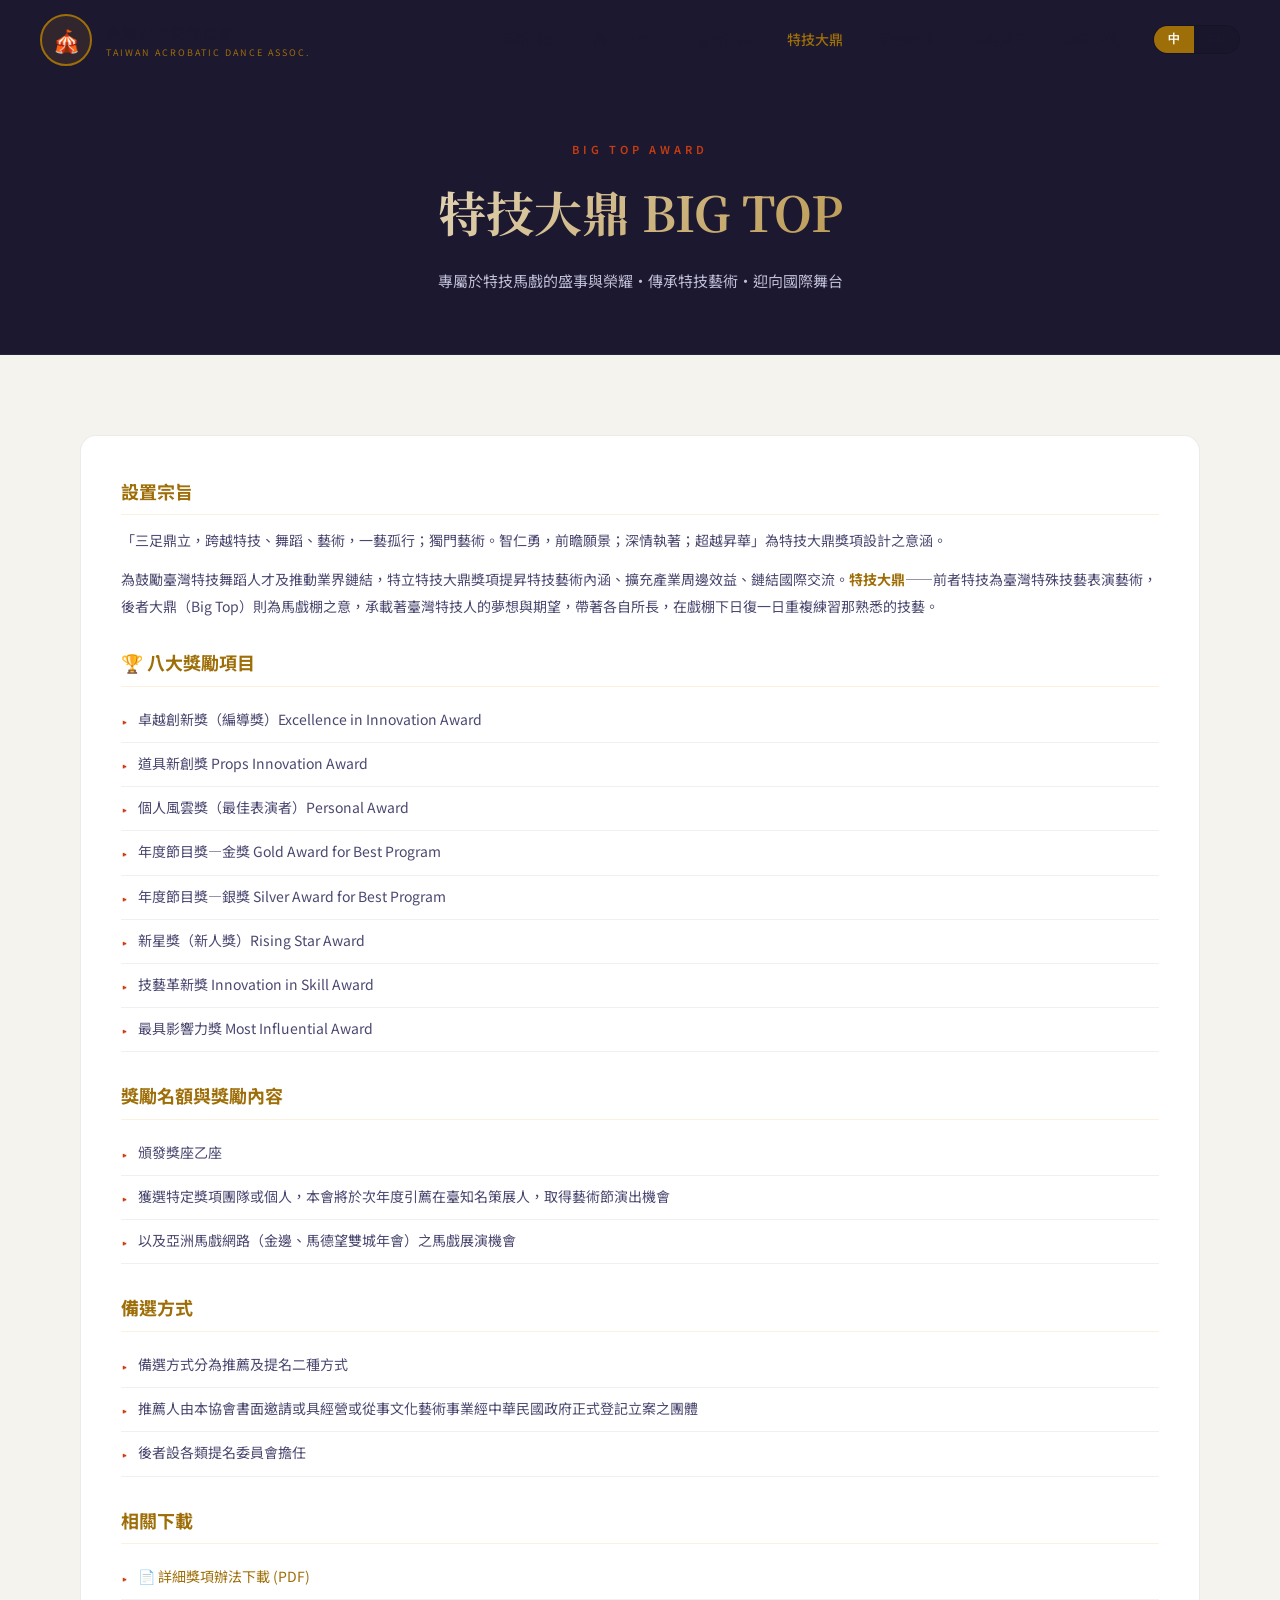
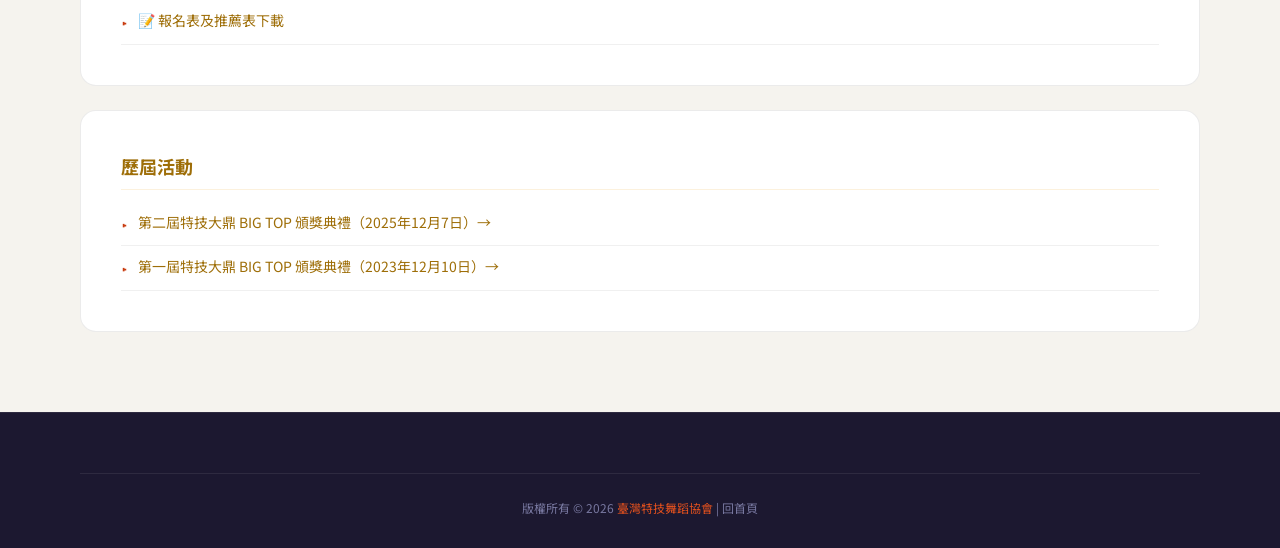
<file: bigtop.html>
<!DOCTYPE html>
<html lang="zh-TW">
<head>
  <meta charset="UTF-8"/><meta name="viewport" content="width=device-width,initial-scale=1.0"/>
  <title>特技大鼎獎項計畫 | 臺灣特技舞蹈協會</title>
  <link rel="stylesheet" href="assets/css/style.css"/>
  <link rel="stylesheet" href="assets/css/pages.css"/>
  <link rel="icon" href="data:image/svg+xml,<svg xmlns='http://www.w3.org/2000/svg' viewBox='0 0 100 100'><text y='.9em' font-size='90'>🎪</text></svg>"/>
</head>
<body>
<nav id="navbar"></nav>
<div class="page-hero">
  <div class="container">
    <span class="section-tag">BIG TOP AWARD</span>
    <h1>特技大鼎 BIG TOP</h1>
    <p>專屬於特技馬戲的盛事與榮耀・傳承特技藝術・迎向國際舞台</p>
  </div>
</div>
<div class="page-content">
  <div class="container">
    <div class="content-box reveal">
      <h2>設置宗旨</h2>
      <p>「三足鼎立，跨越特技、舞蹈、藝術，一藝孤行；獨門藝術。智仁勇，前瞻願景；深情執著；超越昇華」為特技大鼎獎項設計之意涵。</p>
      <p>為鼓勵臺灣特技舞蹈人才及推動業界鏈結，特立特技大鼎獎項提昇特技藝術內涵、擴充產業周邊效益、鏈結國際交流。<strong>特技大鼎</strong>——前者特技為臺灣特殊技藝表演藝術，後者大鼎（Big Top）則為馬戲棚之意，承載著臺灣特技人的夢想與期望，帶著各自所長，在戲棚下日復一日重複練習那熟悉的技藝。</p>

      <h2>🏆 八大獎勵項目</h2>
      <ul>
        <li>卓越創新獎（編導獎）Excellence in Innovation Award</li>
        <li>道具新創獎 Props Innovation Award</li>
        <li>個人風雲獎（最佳表演者）Personal Award</li>
        <li>年度節目獎—金獎 Gold Award for Best Program</li>
        <li>年度節目獎—銀獎 Silver Award for Best Program</li>
        <li>新星獎（新人獎）Rising Star Award</li>
        <li>技藝革新獎 Innovation in Skill Award</li>
        <li>最具影響力獎 Most Influential Award</li>
      </ul>

      <h2>獎勵名額與獎勵內容</h2>
      <ul>
        <li>頒發獎座乙座</li>
        <li>獲選特定獎項團隊或個人，本會將於次年度引薦在臺知名策展人，取得藝術節演出機會</li>
        <li>以及亞洲馬戲網路（金邊、馬德望雙城年會）之馬戲展演機會</li>
      </ul>

      <h2>備選方式</h2>
      <ul>
        <li>備選方式分為推薦及提名二種方式</li>
        <li>推薦人由本協會書面邀請或具經營或從事文化藝術事業經中華民國政府正式登記立案之團體</li>
        <li>後者設各類提名委員會擔任</li>
      </ul>

      <h2>相關下載</h2>
      <ul>
        <li><a href="https://taiwanacrodance.com/wp-content/uploads/2023/07/%E7%89%B9%E6%8A%80%E5%A4%A7%E9%BC%8E%E7%8D%8E%E9%A0%85%E8%BE%A6%E6%B3%95.pdf" target="_blank" style="color:var(--gold)">📄 詳細獎項辦法下載 (PDF)</a></li>
        <li><a href="https://docs.google.com/document/d/13dCdo9iOH-KpINHGaoGvn-gxrJiKRJLF/edit" target="_blank" style="color:var(--gold)">📝 報名表及推薦表下載</a></li>
      </ul>
    </div>

    <div class="content-box reveal" style="margin-top:24px">
      <h2>歷屆活動</h2>
      <ul>
        <li><a href="announcements.html" style="color:var(--gold)">第二屆特技大鼎 BIG TOP 頒獎典禮（2025年12月7日）→</a></li>
        <li><a href="announcements.html#first" style="color:var(--gold)">第一屆特技大鼎 BIG TOP 頒獎典禮（2023年12月10日）→</a></li>
      </ul>
    </div>
  </div>
</div>
<footer id="footer"><div class="container"><div class="footer-bottom"><p>版權所有 © 2026 <span>臺灣特技舞蹈協會</span> | <a href="index.html">回首頁</a></p></div></div></footer>
<script src="assets/js/nav.js"></script>
<script>initNav('bigtop');</script>
</body>
</html>
</file>
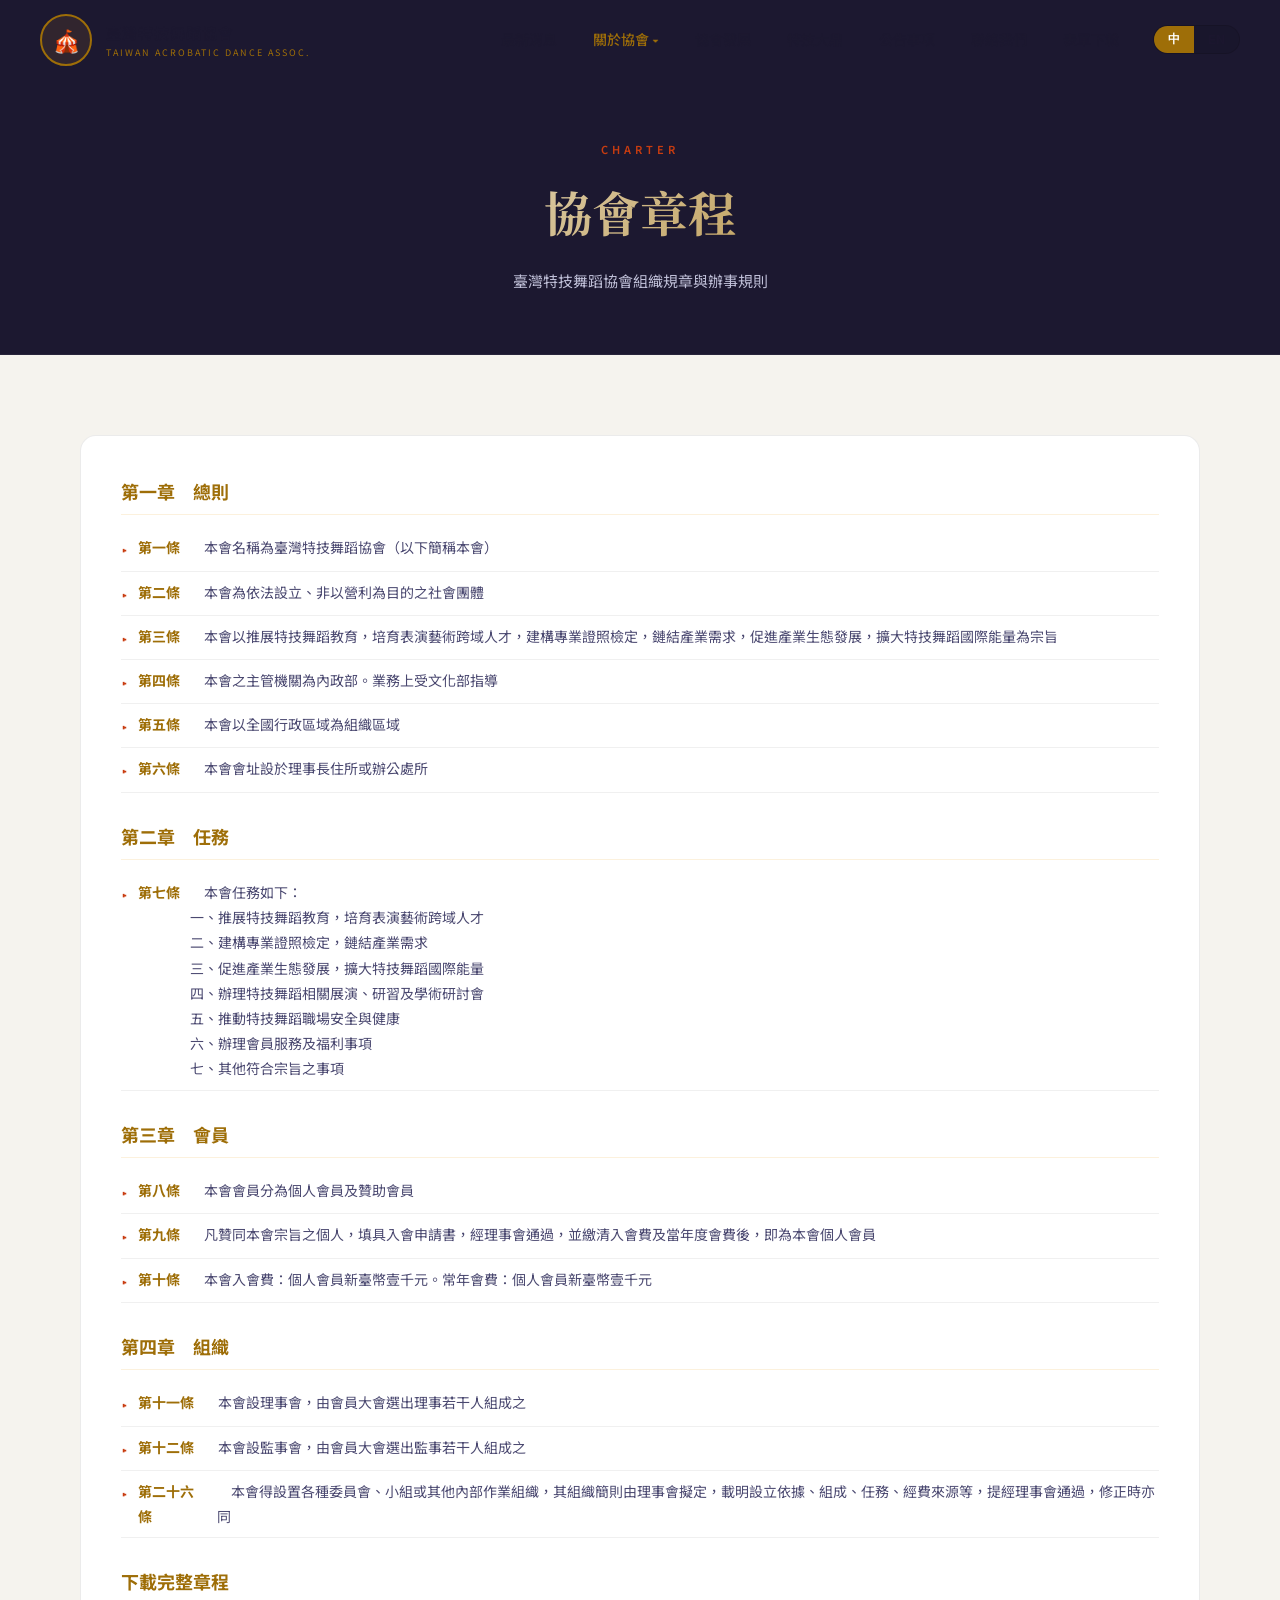
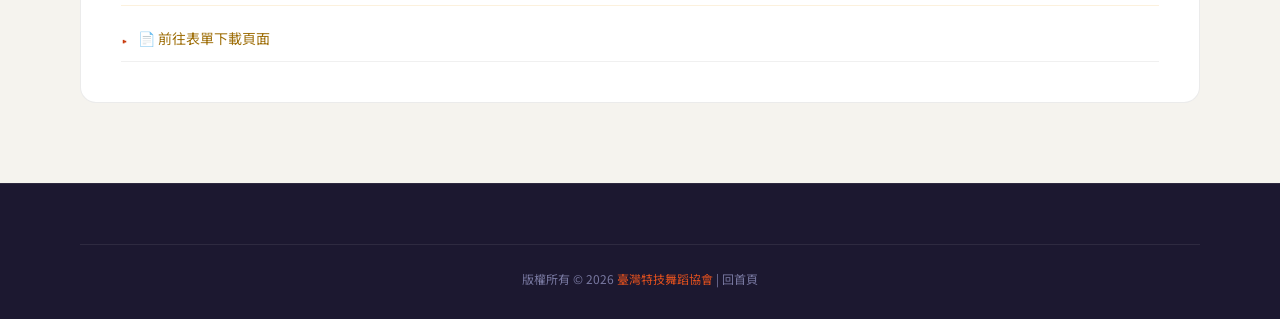
<file: charter.html>
<!DOCTYPE html>
<html lang="zh-TW">
<head>
  <meta charset="UTF-8"/><meta name="viewport" content="width=device-width,initial-scale=1.0"/>
  <title>協會章程 | 臺灣特技舞蹈協會</title>
  <link rel="stylesheet" href="assets/css/style.css"/>
  <link rel="stylesheet" href="assets/css/pages.css"/>
  <link rel="icon" href="data:image/svg+xml,<svg xmlns='http://www.w3.org/2000/svg' viewBox='0 0 100 100'><text y='.9em' font-size='90'>🎪</text></svg>"/>
</head>
<body>
<nav id="navbar"></nav>
<div class="page-hero">
  <div class="container">
    <span class="section-tag">CHARTER</span>
    <h1>協會章程</h1>
    <p>臺灣特技舞蹈協會組織規章與辦事規則</p>
  </div>
</div>
<div class="page-content">
  <div class="container">
    <div class="content-box reveal">
      <h2>第一章　總則</h2>
      <ul>
        <li><strong>第一條</strong>　本會名稱為臺灣特技舞蹈協會（以下簡稱本會）</li>
        <li><strong>第二條</strong>　本會為依法設立、非以營利為目的之社會團體</li>
        <li><strong>第三條</strong>　本會以推展特技舞蹈教育，培育表演藝術跨域人才，建構專業證照檢定，鏈結產業需求，促進產業生態發展，擴大特技舞蹈國際能量為宗旨</li>
        <li><strong>第四條</strong>　本會之主管機關為內政部。業務上受文化部指導</li>
        <li><strong>第五條</strong>　本會以全國行政區域為組織區域</li>
        <li><strong>第六條</strong>　本會會址設於理事長住所或辦公處所</li>
      </ul>
      <h2>第二章　任務</h2>
      <ul>
        <li><strong>第七條</strong>　本會任務如下：<br>
          一、推展特技舞蹈教育，培育表演藝術跨域人才<br>
          二、建構專業證照檢定，鏈結產業需求<br>
          三、促進產業生態發展，擴大特技舞蹈國際能量<br>
          四、辦理特技舞蹈相關展演、研習及學術研討會<br>
          五、推動特技舞蹈職場安全與健康<br>
          六、辦理會員服務及福利事項<br>
          七、其他符合宗旨之事項
        </li>
      </ul>
      <h2>第三章　會員</h2>
      <ul>
        <li><strong>第八條</strong>　本會會員分為個人會員及贊助會員</li>
        <li><strong>第九條</strong>　凡贊同本會宗旨之個人，填具入會申請書，經理事會通過，並繳清入會費及當年度會費後，即為本會個人會員</li>
        <li><strong>第十條</strong>　本會入會費：個人會員新臺幣壹千元。常年會費：個人會員新臺幣壹千元</li>
      </ul>
      <h2>第四章　組織</h2>
      <ul>
        <li><strong>第十一條</strong>　本會設理事會，由會員大會選出理事若干人組成之</li>
        <li><strong>第十二條</strong>　本會設監事會，由會員大會選出監事若干人組成之</li>
        <li><strong>第二十六條</strong>　本會得設置各種委員會、小組或其他內部作業組織，其組織簡則由理事會擬定，載明設立依據、組成、任務、經費來源等，提經理事會通過，修正時亦同</li>
      </ul>
      <h2>下載完整章程</h2>
      <ul>
        <li><a href="downloads.html" style="color:var(--gold)">📄 前往表單下載頁面</a></li>
      </ul>
    </div>
  </div>
</div>
<footer id="footer"><div class="container"><div class="footer-bottom"><p>版權所有 © 2026 <span>臺灣特技舞蹈協會</span> | <a href="index.html">回首頁</a></p></div></div></footer>
<script src="assets/js/nav.js"></script>
<script>initNav('charter');</script>
</body>
</html>
</file>
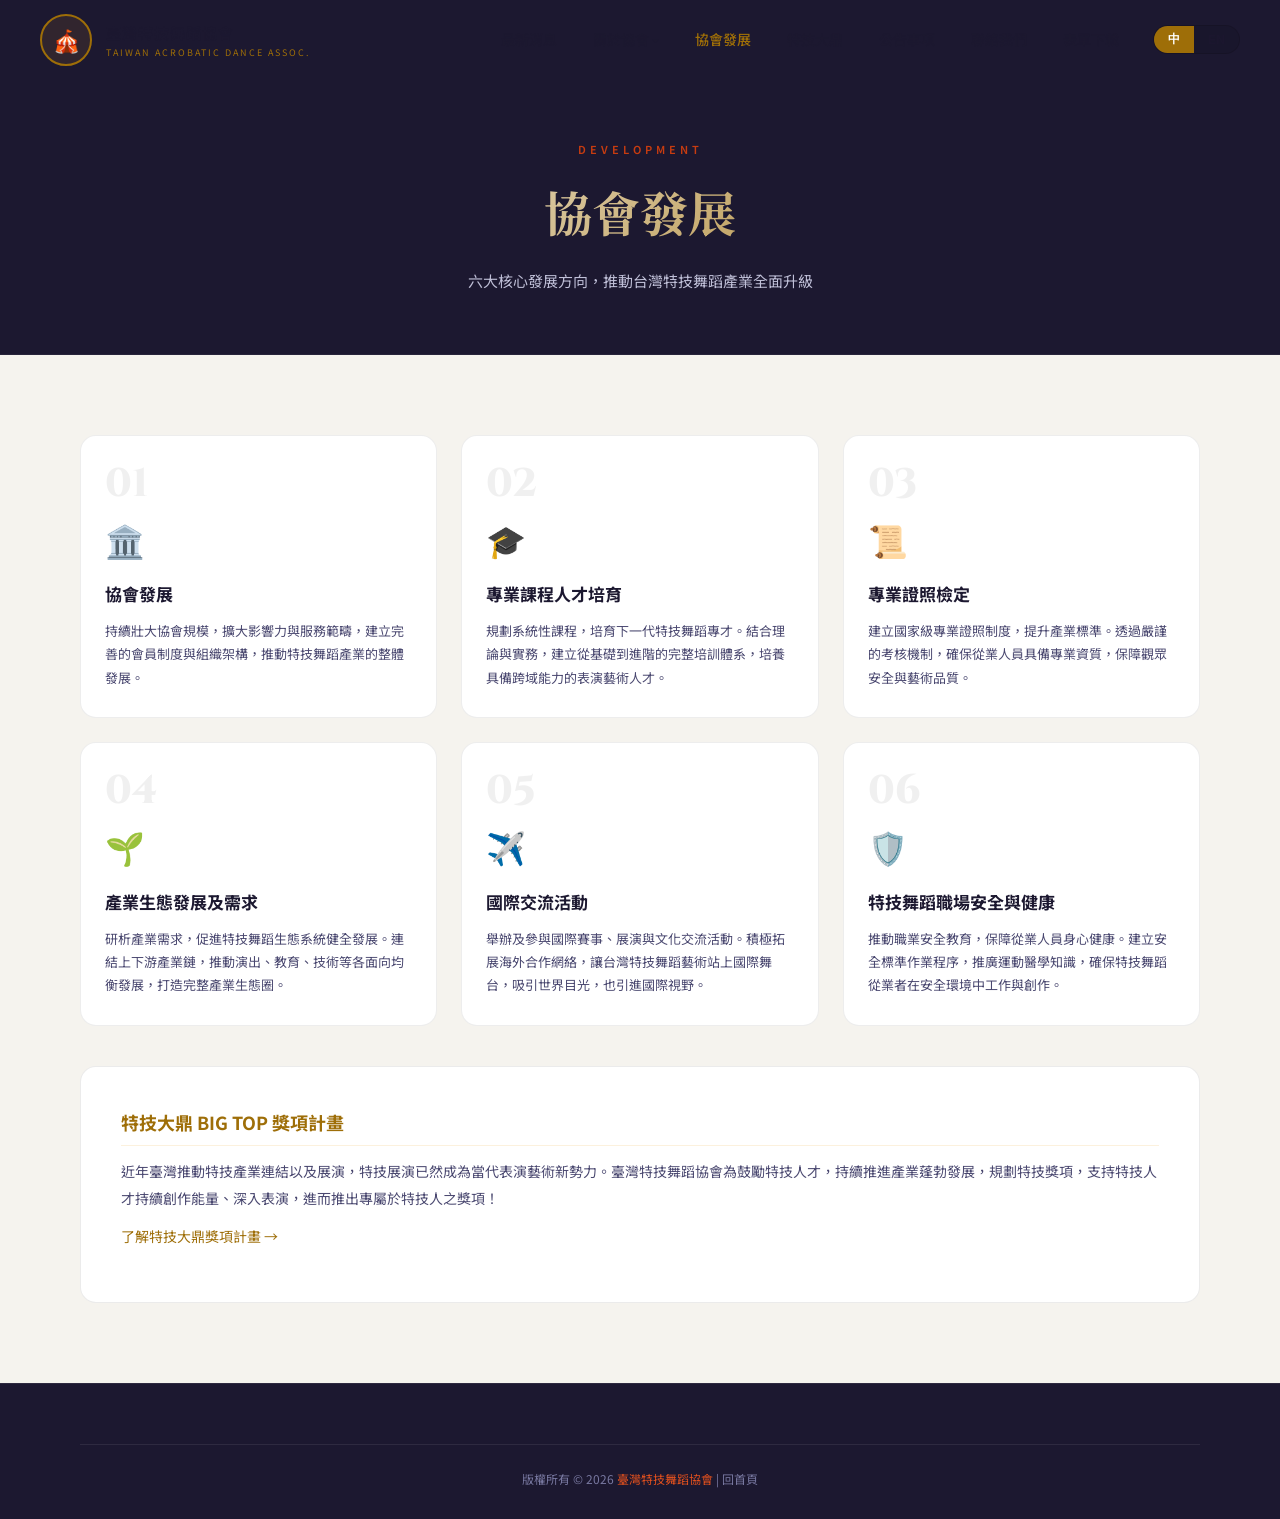
<file: development.html>
<!DOCTYPE html>
<html lang="zh-TW">
<head>
  <meta charset="UTF-8"/><meta name="viewport" content="width=device-width,initial-scale=1.0"/>
  <title>協會發展 | 臺灣特技舞蹈協會</title>
  <link rel="stylesheet" href="assets/css/style.css"/>
  <link rel="stylesheet" href="assets/css/pages.css"/>
  <link rel="icon" href="data:image/svg+xml,<svg xmlns='http://www.w3.org/2000/svg' viewBox='0 0 100 100'><text y='.9em' font-size='90'>🎪</text></svg>"/>
</head>
<body>
<nav id="navbar"></nav>
<div class="page-hero">
  <div class="container">
    <span class="section-tag">DEVELOPMENT</span>
    <h1>協會發展</h1>
    <p>六大核心發展方向，推動台灣特技舞蹈產業全面升級</p>
  </div>
</div>
<div class="page-content">
  <div class="container">

    <div class="dev-grid reveal" style="margin-bottom:40px">
      <div class="dev-card">
        <div class="dev-num">01</div>
        <div class="dev-icon">🏛️</div>
        <h3 class="dev-title">協會發展</h3>
        <p class="dev-desc">持續壯大協會規模，擴大影響力與服務範疇，建立完善的會員制度與組織架構，推動特技舞蹈產業的整體發展。</p>
      </div>
      <div class="dev-card">
        <div class="dev-num">02</div>
        <div class="dev-icon">🎓</div>
        <h3 class="dev-title">專業課程人才培育</h3>
        <p class="dev-desc">規劃系統性課程，培育下一代特技舞蹈專才。結合理論與實務，建立從基礎到進階的完整培訓體系，培養具備跨域能力的表演藝術人才。</p>
      </div>
      <div class="dev-card">
        <div class="dev-num">03</div>
        <div class="dev-icon">📜</div>
        <h3 class="dev-title">專業證照檢定</h3>
        <p class="dev-desc">建立國家級專業證照制度，提升產業標準。透過嚴謹的考核機制，確保從業人員具備專業資質，保障觀眾安全與藝術品質。</p>
      </div>
      <div class="dev-card">
        <div class="dev-num">04</div>
        <div class="dev-icon">🌱</div>
        <h3 class="dev-title">產業生態發展及需求</h3>
        <p class="dev-desc">研析產業需求，促進特技舞蹈生態系統健全發展。連結上下游產業鏈，推動演出、教育、技術等各面向均衡發展，打造完整產業生態圈。</p>
      </div>
      <div class="dev-card">
        <div class="dev-num">05</div>
        <div class="dev-icon">✈️</div>
        <h3 class="dev-title">國際交流活動</h3>
        <p class="dev-desc">舉辦及參與國際賽事、展演與文化交流活動。積極拓展海外合作網絡，讓台灣特技舞蹈藝術站上國際舞台，吸引世界目光，也引進國際視野。</p>
      </div>
      <div class="dev-card">
        <div class="dev-num">06</div>
        <div class="dev-icon">🛡️</div>
        <h3 class="dev-title">特技舞蹈職場安全與健康</h3>
        <p class="dev-desc">推動職業安全教育，保障從業人員身心健康。建立安全標準作業程序，推廣運動醫學知識，確保特技舞蹈從業者在安全環境中工作與創作。</p>
      </div>
    </div>

    <div class="content-box reveal">
      <h2>特技大鼎 BIG TOP 獎項計畫</h2>
      <p>近年臺灣推動特技產業連結以及展演，特技展演已然成為當代表演藝術新勢力。臺灣特技舞蹈協會為鼓勵特技人才，持續推進產業蓬勃發展，規劃特技獎項，支持特技人才持續創作能量、深入表演，進而推出專屬於特技人之獎項！</p>
      <p><a href="bigtop.html" style="color:var(--gold)">了解特技大鼎獎項計畫 →</a></p>
    </div>

  </div>
</div>
<footer id="footer"><div class="container"><div class="footer-bottom"><p>版權所有 © 2026 <span>臺灣特技舞蹈協會</span> | <a href="index.html">回首頁</a></p></div></div></footer>
<script src="assets/js/nav.js"></script>
<script>initNav('dev');</script>
</body>
</html>
</file>
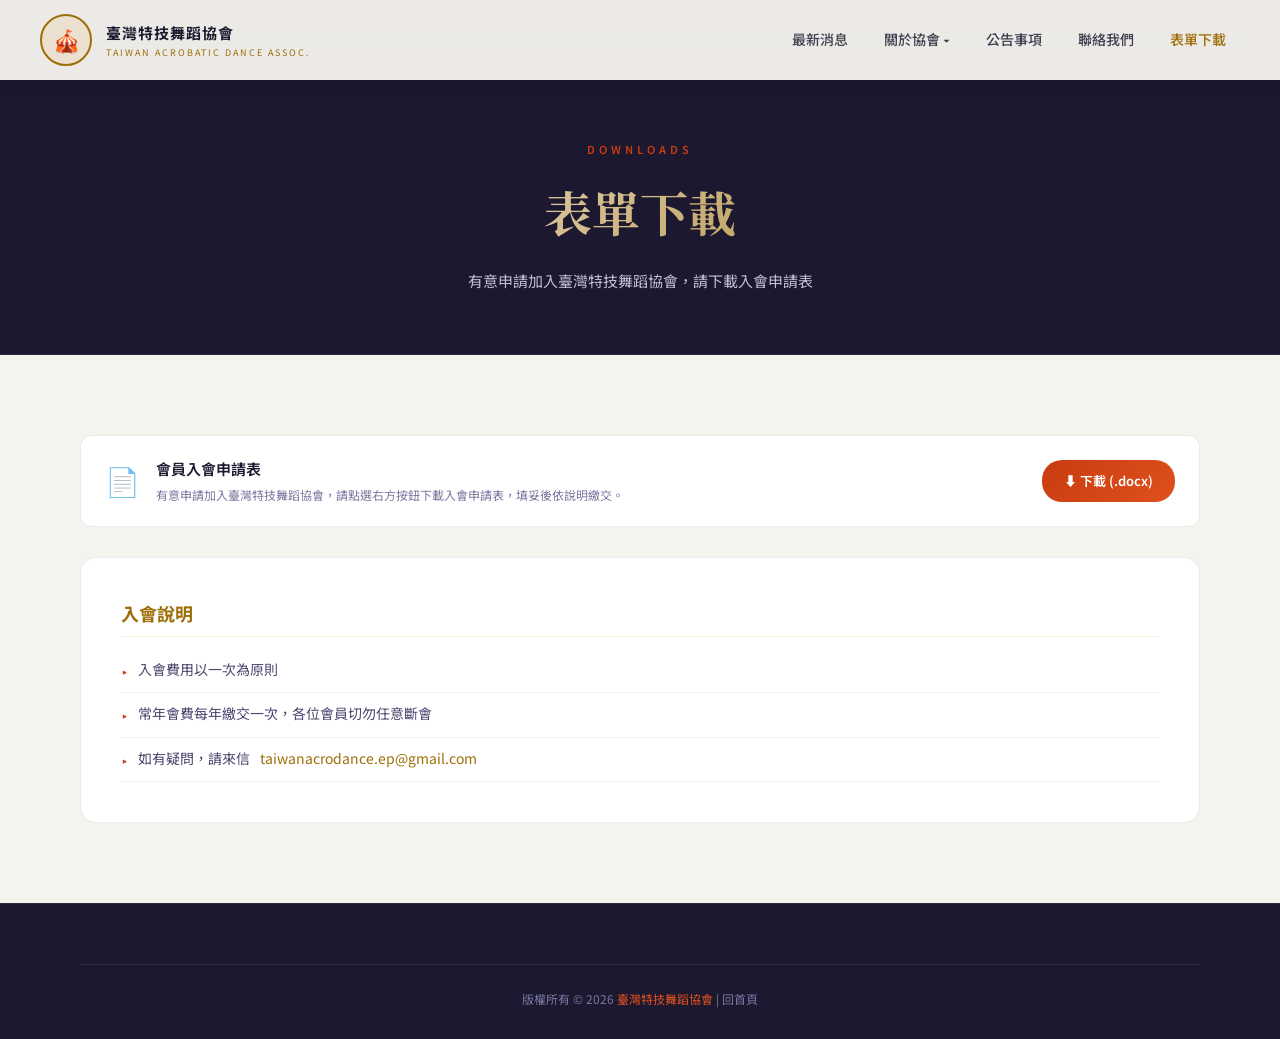
<file: downloads.html>
<!DOCTYPE html>
<html lang="zh-TW">
<head>
  <meta charset="UTF-8" /><meta name="viewport" content="width=device-width, initial-scale=1.0" />
  <title>表單下載 | 臺灣特技舞蹈協會</title>
  <link rel="stylesheet" href="assets/css/style.css" />
  <link rel="stylesheet" href="assets/css/pages.css" />
  <link rel="icon" href="data:image/svg+xml,<svg xmlns='http://www.w3.org/2000/svg' viewBox='0 0 100 100'><text y='.9em' font-size='90'>🎪</text></svg>" />
</head>
<body>
<nav id="navbar" class="scrolled">
  <a href="index.html" class="nav-logo">
    <div class="logo-placeholder">🎪</div>
    <div class="logo-text"><span class="zh">臺灣特技舞蹈協會</span><span class="en">TAIWAN ACROBATIC DANCE ASSOC.</span></div>
  </a>
  <div class="nav-menu" id="navMenu">
    <div class="nav-item"><a class="nav-link" href="https://taiwanacrodance.com/最新消息/" target="_blank">最新消息</a></div>
    <div class="nav-item dropdown">
      <a class="nav-link" href="#">關於協會 ▾</a>
      <div class="dropdown-menu">
        <a href="about.html">協會簡介</a>
        <a href="charter.html">協會章程</a>
        <a href="organization.html">協會組織</a>
      </div>
    </div>
    <div class="nav-item"><a class="nav-link" href="https://taiwanacrodance.com/公告事項/" target="_blank">公告事項</a></div>
    <div class="nav-item"><a class="nav-link" href="index.html#contact">聯絡我們</a></div>
    <div class="nav-item"><a class="nav-link active" href="downloads.html">表單下載</a></div>
  </div>
  <button class="nav-toggle" id="navToggle"><span></span><span></span><span></span></button>
</nav>

<div class="page-hero">
  <div class="container">
    <span class="section-tag">DOWNLOADS</span>
    <h1>表單下載</h1>
    <p>有意申請加入臺灣特技舞蹈協會，請下載入會申請表</p>
  </div>
</div>

<div class="page-content">
  <div class="container">
    <div class="download-list reveal">
      <div class="download-item">
        <div class="download-info">
          <div class="download-icon">📄</div>
          <div>
            <div class="download-title">會員入會申請表</div>
            <div class="download-desc">有意申請加入臺灣特技舞蹈協會，請點選右方按鈕下載入會申請表，填妥後依說明繳交。</div>
          </div>
        </div>
        <a href="https://taiwanacrodance.com/wp-content/uploads/2023/06/%E6%9C%83%E5%93%A1%E5%85%A5%E6%9C%83%E7%94%B3%E8%AB%8B%E8%A1%A8.docx" target="_blank" class="btn-download">
          ⬇ 下載 (.docx)
        </a>
      </div>
    </div>
    <div class="content-box reveal" style="margin-top:30px">
      <h2>入會說明</h2>
      <ul>
        <li>入會費用以一次為原則</li>
        <li>常年會費每年繳交一次，各位會員切勿任意斷會</li>
        <li>如有疑問，請來信 <a href="mailto:taiwanacrodance.ep@gmail.com" style="color:var(--gold)">taiwanacrodance.ep@gmail.com</a></li>
      </ul>
    </div>
  </div>
</div>

<footer id="footer">
  <div class="container">
    <div class="footer-bottom">
      <p>版權所有 © 2026 <span>臺灣特技舞蹈協會</span> | <a href="index.html">回首頁</a></p>
    </div>
  </div>
</footer>
<script>
  const nb = document.getElementById('navbar');
  nb.classList.add('scrolled');
  document.getElementById('navToggle').addEventListener('click', () => document.getElementById('navMenu').classList.toggle('open'));
  document.querySelectorAll('.reveal').forEach(el => {
    new IntersectionObserver(([e]) => { if(e.isIntersecting) e.target.classList.add('visible'); }, {threshold:0.1}).observe(el);
  });
</script>
</body>
</html>
</file>
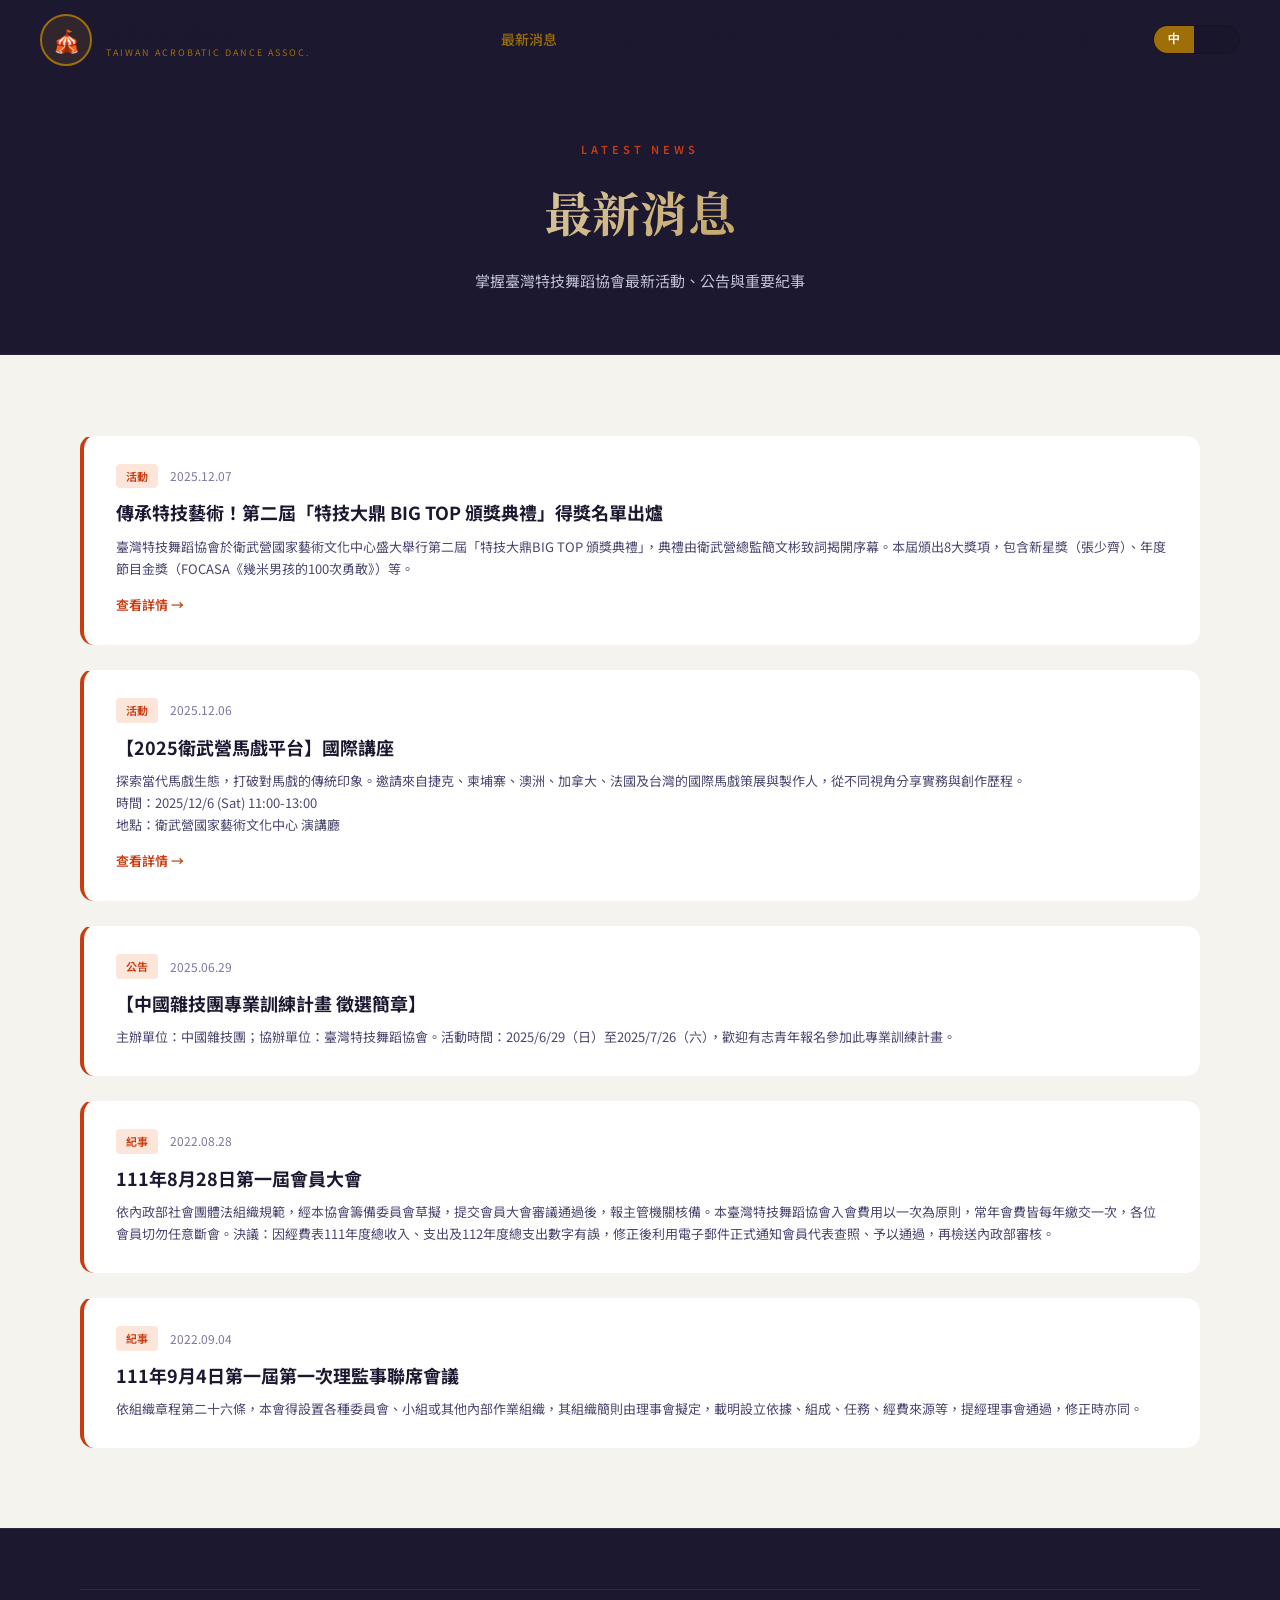
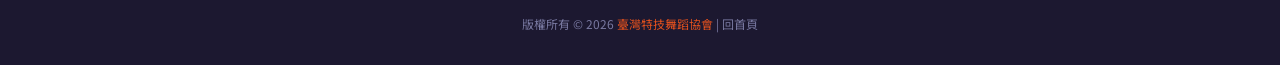
<file: news.html>
<!DOCTYPE html>
<html lang="zh-TW">
<head>
  <meta charset="UTF-8"/><meta name="viewport" content="width=device-width,initial-scale=1.0"/>
  <title>最新消息 | 臺灣特技舞蹈協會</title>
  <link rel="stylesheet" href="assets/css/style.css"/>
  <link rel="stylesheet" href="assets/css/pages.css"/>
  <link rel="icon" href="data:image/svg+xml,<svg xmlns='http://www.w3.org/2000/svg' viewBox='0 0 100 100'><text y='.9em' font-size='90'>🎪</text></svg>"/>
</head>
<body>
<nav id="navbar"></nav>
<div class="page-hero">
  <div class="container">
    <span class="section-tag">LATEST NEWS</span>
    <h1>最新消息</h1>
    <p>掌握臺灣特技舞蹈協會最新活動、公告與重要紀事</p>
  </div>
</div>
<div class="page-content">
  <div class="container">
    <div class="announce-list">
      <div class="announce-card reveal">
        <div class="announce-meta"><span class="announce-cat">活動</span><span class="announce-date">2025.12.07</span></div>
        <h2 class="announce-title">傳承特技藝術！第二屆「特技大鼎 BIG TOP 頒獎典禮」得獎名單出爐</h2>
        <p class="announce-excerpt">臺灣特技舞蹈協會於衛武營國家藝術文化中心盛大舉行第二屆「特技大鼎BIG TOP 頒獎典禮」，典禮由衛武營總監簡文彬致詞揭開序幕。本屆頒出8大獎項，包含新星獎（張少齊）、年度節目金獎（FOCASA《幾米男孩的100次勇敢》）等。</p>
        <a href="announcements.html" class="announce-link">查看詳情 →</a>
      </div>
      <div class="announce-card reveal">
        <div class="announce-meta"><span class="announce-cat">活動</span><span class="announce-date">2025.12.06</span></div>
        <h2 class="announce-title">【2025衛武營馬戲平台】國際講座</h2>
        <p class="announce-excerpt">探索當代馬戲生態，打破對馬戲的傳統印象。邀請來自捷克、柬埔寨、澳洲、加拿大、法國及台灣的國際馬戲策展與製作人，從不同視角分享實務與創作歷程。<br>時間：2025/12/6 (Sat) 11:00-13:00<br>地點：衛武營國家藝術文化中心 演講廳</p>
        <a href="weiwuying-2025.html" class="announce-link">查看詳情 →</a>
      </div>
      <div class="announce-card reveal">
        <div class="announce-meta"><span class="announce-cat">公告</span><span class="announce-date">2025.06.29</span></div>
        <h2 class="announce-title">【中國雜技團專業訓練計畫 徵選簡章】</h2>
        <p class="announce-excerpt">主辦單位：中國雜技團；協辦單位：臺灣特技舞蹈協會。活動時間：2025/6/29（日）至2025/7/26（六），歡迎有志青年報名參加此專業訓練計畫。</p>
      </div>
      <div class="announce-card reveal">
        <div class="announce-meta"><span class="announce-cat">紀事</span><span class="announce-date">2022.08.28</span></div>
        <h2 class="announce-title">111年8月28日第一屆會員大會</h2>
        <p class="announce-excerpt">依內政部社會團體法組織規範，經本協會籌備委員會草擬，提交會員大會審議通過後，報主管機關核備。本臺灣特技舞蹈協會入會費用以一次為原則，常年會費皆每年繳交一次，各位會員切勿任意斷會。決議：因經費表111年度總收入、支出及112年度總支出數字有誤，修正後利用電子郵件正式通知會員代表查照、予以通過，再檢送內政部審核。</p>
      </div>
      <div class="announce-card reveal">
        <div class="announce-meta"><span class="announce-cat">紀事</span><span class="announce-date">2022.09.04</span></div>
        <h2 class="announce-title">111年9月4日第一屆第一次理監事聯席會議</h2>
        <p class="announce-excerpt">依組織章程第二十六條，本會得設置各種委員會、小組或其他內部作業組織，其組織簡則由理事會擬定，載明設立依據、組成、任務、經費來源等，提經理事會通過，修正時亦同。</p>
      </div>
    </div>
  </div>
</div>
<footer id="footer"><div class="container"><div class="footer-bottom"><p>版權所有 © 2026 <span>臺灣特技舞蹈協會</span> | <a href="index.html">回首頁</a></p></div></div></footer>
<script src="assets/js/nav.js"></script>
<script>initNav('news');</script>
</body>
</html>
</file>
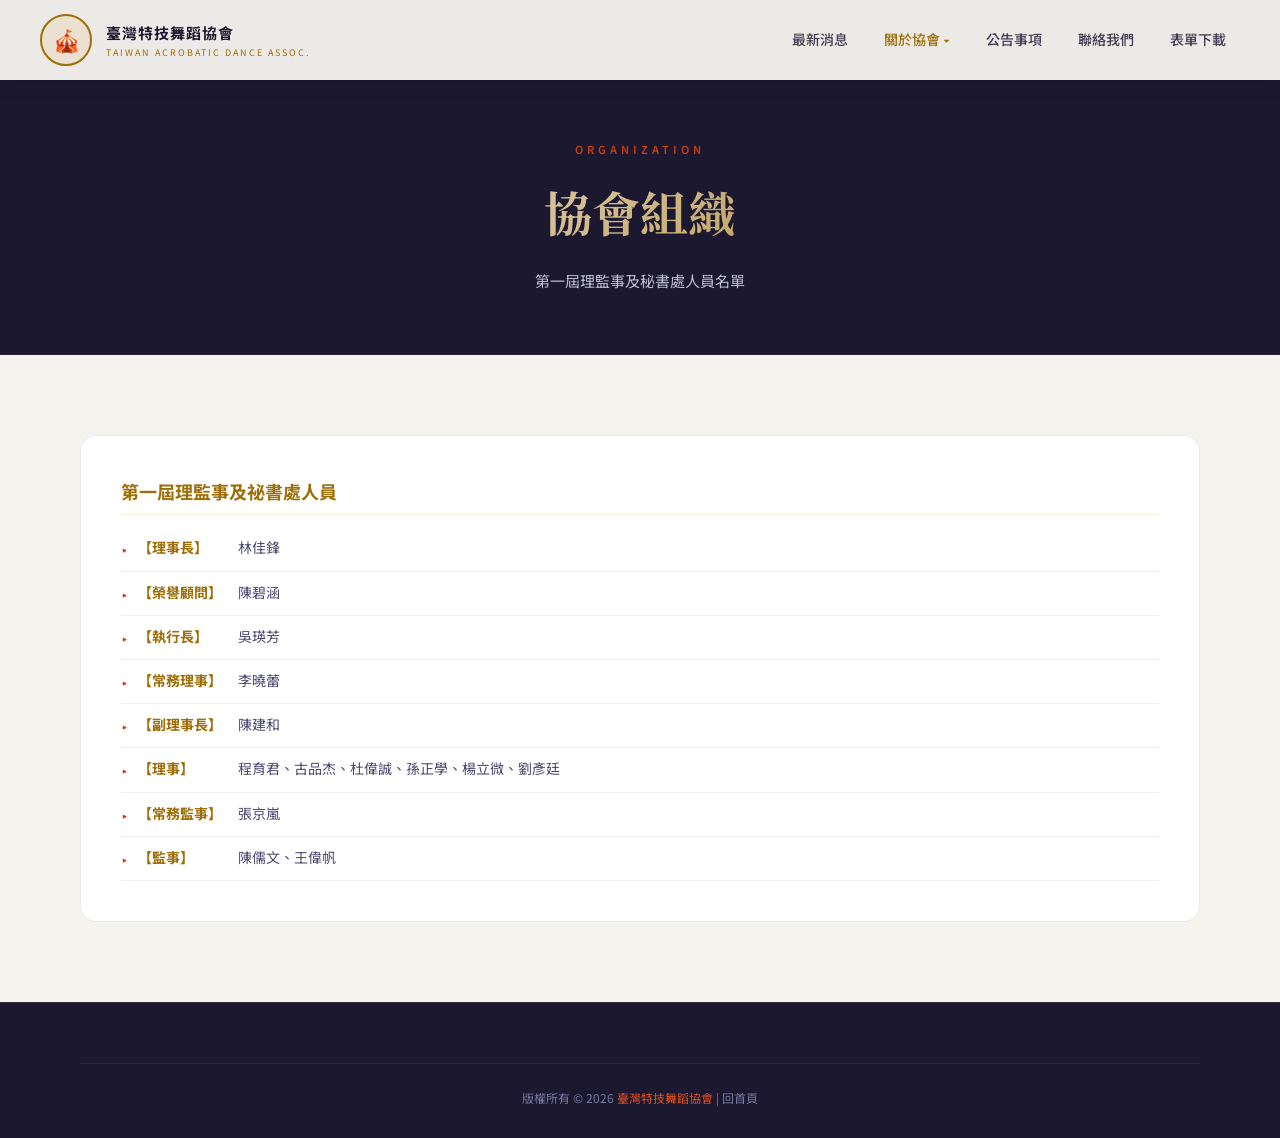
<file: organization.html>
<!DOCTYPE html>
<html lang="zh-TW">
<head>
  <meta charset="UTF-8" /><meta name="viewport" content="width=device-width, initial-scale=1.0" />
  <title>協會組織 | 臺灣特技舞蹈協會</title>
  <link rel="stylesheet" href="assets/css/style.css" />
  <link rel="stylesheet" href="assets/css/pages.css" />
  <link rel="icon" href="data:image/svg+xml,<svg xmlns='http://www.w3.org/2000/svg' viewBox='0 0 100 100'><text y='.9em' font-size='90'>🎪</text></svg>" />
</head>
<body>
<nav id="navbar" class="scrolled">
  <a href="index.html" class="nav-logo">
    <div class="logo-placeholder">🎪</div>
    <div class="logo-text"><span class="zh">臺灣特技舞蹈協會</span><span class="en">TAIWAN ACROBATIC DANCE ASSOC.</span></div>
  </a>
  <div class="nav-menu" id="navMenu">
    <div class="nav-item"><a class="nav-link" href="https://taiwanacrodance.com/最新消息/" target="_blank">最新消息</a></div>
    <div class="nav-item dropdown">
      <a class="nav-link active" href="#">關於協會 ▾</a>
      <div class="dropdown-menu">
        <a href="about.html">協會簡介</a>
        <a href="charter.html">協會章程</a>
        <a href="organization.html">協會組織</a>
      </div>
    </div>
    <div class="nav-item"><a class="nav-link" href="https://taiwanacrodance.com/公告事項/" target="_blank">公告事項</a></div>
    <div class="nav-item"><a class="nav-link" href="index.html#contact">聯絡我們</a></div>
    <div class="nav-item"><a class="nav-link" href="downloads.html">表單下載</a></div>
  </div>
  <button class="nav-toggle" id="navToggle"><span></span><span></span><span></span></button>
</nav>

<div class="page-hero">
  <div class="container">
    <span class="section-tag">ORGANIZATION</span>
    <h1>協會組織</h1>
    <p>第一屆理監事及秘書處人員名單</p>
  </div>
</div>

<div class="page-content">
  <div class="container">
    <div class="content-box reveal">
      <h2>第一屆理監事及祕書處人員</h2>
      <ul>
        <li><strong style="color:var(--gold);min-width:90px;display:inline-block">【理事長】</strong>林佳鋒</li>
        <li><strong style="color:var(--gold);min-width:90px;display:inline-block">【榮譽顧問】</strong>陳碧涵</li>
        <li><strong style="color:var(--gold);min-width:90px;display:inline-block">【執行長】</strong>吳瑛芳</li>
        <li><strong style="color:var(--gold);min-width:90px;display:inline-block">【常務理事】</strong>李曉蕾</li>
        <li><strong style="color:var(--gold);min-width:90px;display:inline-block">【副理事長】</strong>陳建和</li>
        <li><strong style="color:var(--gold);min-width:90px;display:inline-block">【理事】</strong>程育君、古品杰、杜偉誠、孫正學、楊立微、劉彥廷</li>
        <li><strong style="color:var(--gold);min-width:90px;display:inline-block">【常務監事】</strong>張京嵐</li>
        <li><strong style="color:var(--gold);min-width:90px;display:inline-block">【監事】</strong>陳儒文、王偉帆</li>
      </ul>
    </div>
  </div>
</div>

<footer id="footer">
  <div class="container">
    <div class="footer-bottom">
      <p>版權所有 © 2026 <span>臺灣特技舞蹈協會</span> | <a href="index.html">回首頁</a></p>
    </div>
  </div>
</footer>
<script>
  const nb = document.getElementById('navbar');
  nb.classList.add('scrolled');
  document.getElementById('navToggle').addEventListener('click', () => document.getElementById('navMenu').classList.toggle('open'));
  document.querySelectorAll('.reveal').forEach(el => {
    new IntersectionObserver(([e]) => { if(e.isIntersecting) e.target.classList.add('visible'); }, {threshold:0.1}).observe(el);
  });
</script>
</body>
</html>
</file>
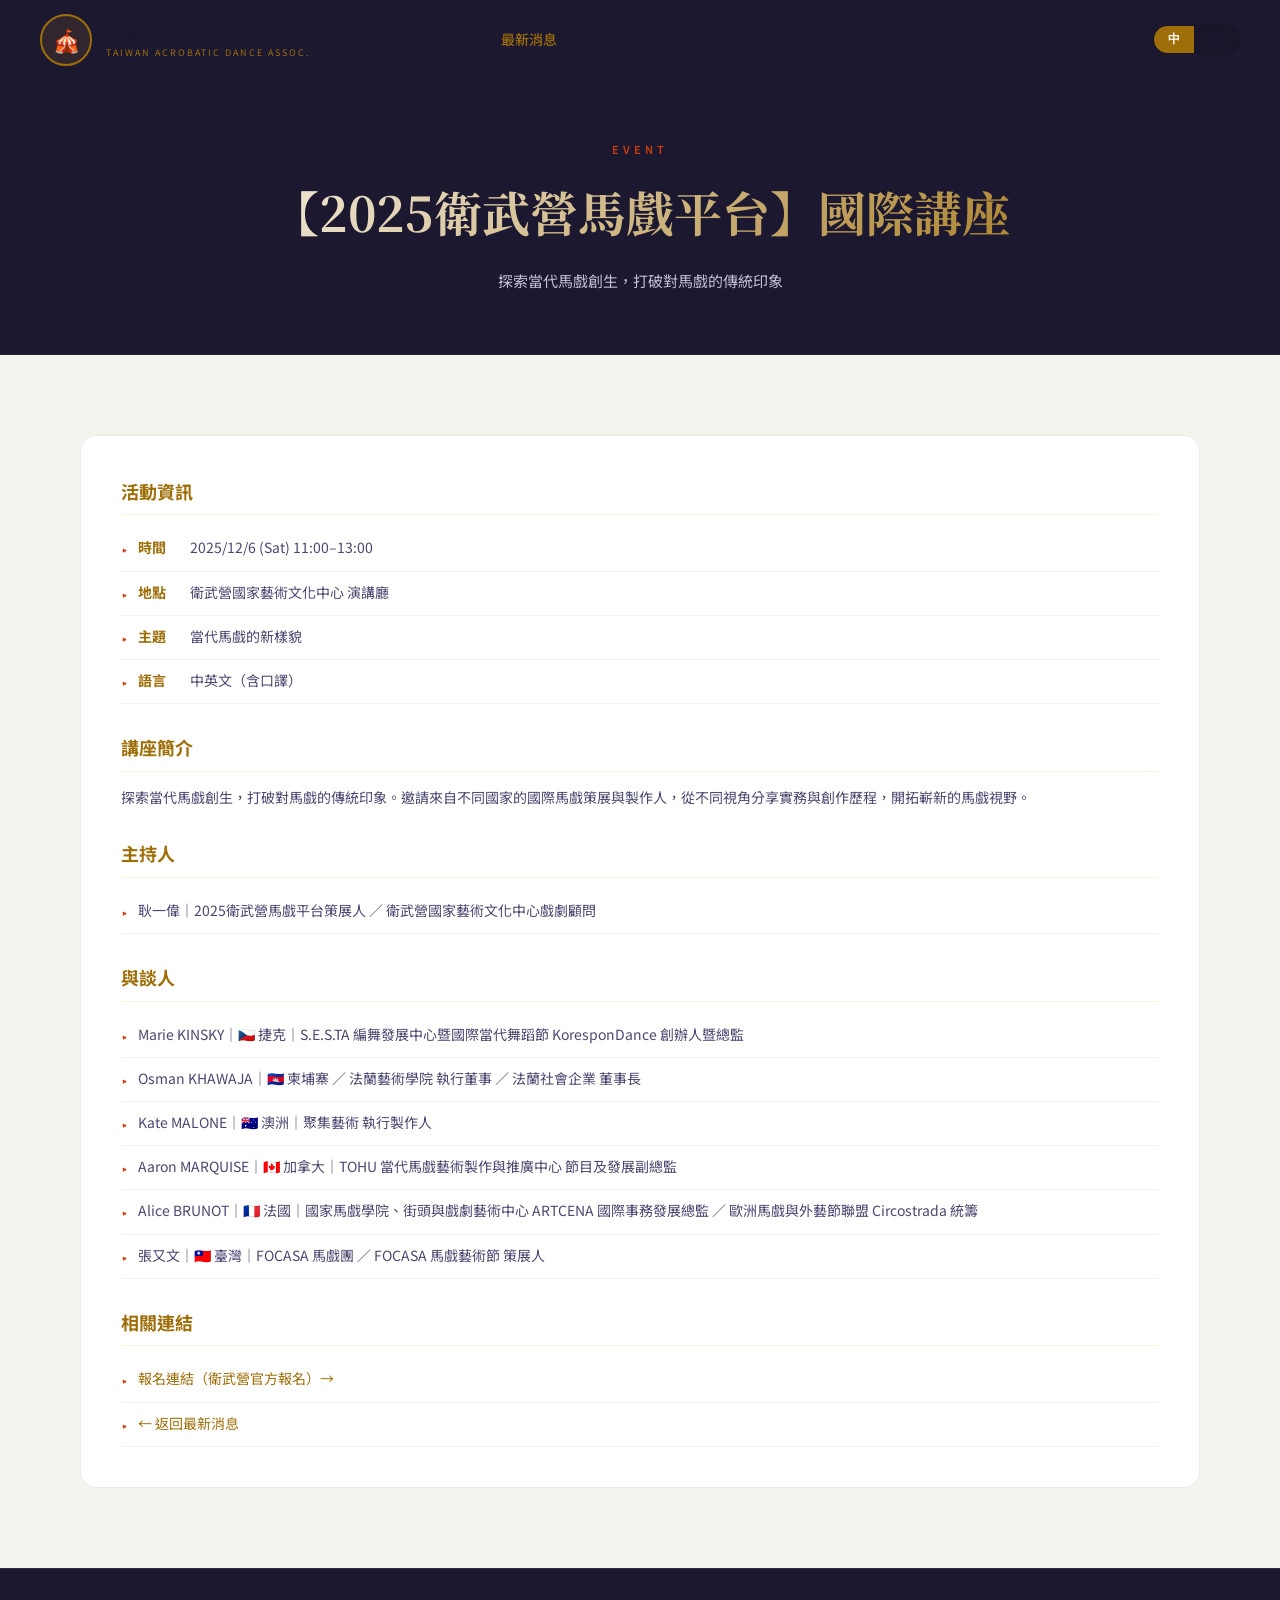
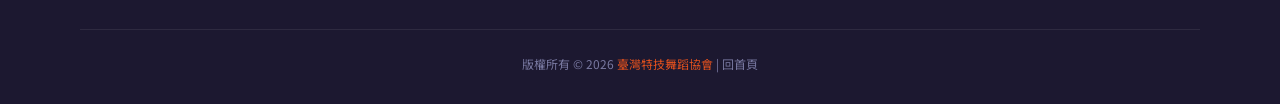
<file: weiwuying-2025.html>
<!DOCTYPE html>
<html lang="zh-TW">
<head>
  <meta charset="UTF-8"/><meta name="viewport" content="width=device-width,initial-scale=1.0"/>
  <title>【2025衛武營馬戲平台】國際講座 | 臺灣特技舞蹈協會</title>
  <link rel="stylesheet" href="assets/css/style.css"/>
  <link rel="stylesheet" href="assets/css/pages.css"/>
  <link rel="icon" href="data:image/svg+xml,<svg xmlns='http://www.w3.org/2000/svg' viewBox='0 0 100 100'><text y='.9em' font-size='90'>🎪</text></svg>"/>
</head>
<body>
<nav id="navbar"></nav>
<div class="page-hero">
  <div class="container">
    <span class="section-tag">EVENT</span>
    <h1>【2025衛武營馬戲平台】國際講座</h1>
    <p>探索當代馬戲創生，打破對馬戲的傳統印象</p>
  </div>
</div>
<div class="page-content">
  <div class="container">
    <div class="content-box reveal">
      <h2>活動資訊</h2>
      <ul>
        <li><strong style="color:var(--gold)">時間</strong>　2025/12/6 (Sat) 11:00–13:00</li>
        <li><strong style="color:var(--gold)">地點</strong>　衛武營國家藝術文化中心 演講廳</li>
        <li><strong style="color:var(--gold)">主題</strong>　當代馬戲的新樣貌</li>
        <li><strong style="color:var(--gold)">語言</strong>　中英文（含口譯）</li>
      </ul>
      <h2>講座簡介</h2>
      <p>探索當代馬戲創生，打破對馬戲的傳統印象。邀請來自不同國家的國際馬戲策展與製作人，從不同視角分享實務與創作歷程，開拓嶄新的馬戲視野。</p>
      <h2>主持人</h2>
      <ul>
        <li>耿一偉｜2025衛武營馬戲平台策展人 ／ 衛武營國家藝術文化中心戲劇顧問</li>
      </ul>
      <h2>與談人</h2>
      <ul>
        <li>Marie KINSKY｜🇨🇿 捷克｜S.E.S.TA 編舞發展中心暨國際當代舞蹈節 KoresponDance 創辦人暨總監</li>
        <li>Osman KHAWAJA｜🇰🇭 柬埔寨 ／ 法蘭藝術學院 執行董事 ／ 法蘭社會企業 董事長</li>
        <li>Kate MALONE｜🇦🇺 澳洲｜聚集藝術 執行製作人</li>
        <li>Aaron MARQUISE｜🇨🇦 加拿大｜TOHU 當代馬戲藝術製作與推廣中心 節目及發展副總監</li>
        <li>Alice BRUNOT｜🇫🇷 法國｜國家馬戲學院、街頭與戲劇藝術中心 ARTCENA 國際事務發展總監 ／ 歐洲馬戲與外藝節聯盟 Circostrada 統籌</li>
        <li>張又文｜🇹🇼 臺灣｜FOCASA 馬戲團 ／ FOCASA 馬戲藝術節 策展人</li>
      </ul>
      <h2>相關連結</h2>
      <ul>
        <li><a href="https://weiwuying.surveycake.com/s/DVenX" target="_blank" style="color:var(--gold)">報名連結（衛武營官方報名）→</a></li>
        <li><a href="news.html" style="color:var(--gold)">← 返回最新消息</a></li>
      </ul>
    </div>
  </div>
</div>
<footer id="footer"><div class="container"><div class="footer-bottom"><p>版權所有 © 2026 <span>臺灣特技舞蹈協會</span> | <a href="index.html">回首頁</a></p></div></div></footer>
<script src="assets/js/nav.js"></script>
<script>initNav('news');</script>
</body>
</html>
</file>
<file: assets/css/style.css>
/* ===== RESET & BASE ===== */
@import url('https://fonts.googleapis.com/css2?family=Noto+Sans+TC:wght@300;400;500;700;900&family=Cinzel:wght@400;600;700&family=Noto+Serif+TC:wght@400;700&display=swap');

*, *::before, *::after { margin: 0; padding: 0; box-sizing: border-box; }

:root {
  --black: #f5f3ee;
  --dark:  #edeae3;
  --dark2: #ffffff;
  --dark3: #f0ede7;
  --gold:  #9e6e08;
  --gold2: #c08a14;
  --orange:#c83c10;
  --orange2:#e0501e;
  --white: #1c1830;
  --gray:  #4a4870;
  --gray2: #7a78a0;
  --accent:#c0392b;
  --nav-h: 80px;
  --transition: 0.3s ease;
  --shadow: 0 4px 24px rgba(0,0,0,0.09);
  --glow:  0 0 20px rgba(158,110,8,0.15);
}

html { scroll-behavior: smooth; font-size: 16px; }

body {
  font-family: 'Noto Sans TC', sans-serif;
  background: var(--black);
  color: var(--white);
  overflow-x: hidden;
  line-height: 1.7;
}

a { color: inherit; text-decoration: none; transition: var(--transition); }
img { max-width: 100%; display: block; }
ul { list-style: none; }

/* ===== SCROLLBAR ===== */
::-webkit-scrollbar { width: 6px; }
::-webkit-scrollbar-track { background: var(--dark); }
::-webkit-scrollbar-thumb { background: var(--orange); border-radius: 3px; }

/* ===== NAVBAR ===== */
#navbar {
  position: fixed; top: 0; left: 0; right: 0; z-index: 1000;
  height: var(--nav-h);
  display: flex; align-items: center; justify-content: space-between;
  padding: 0 40px;
  background: transparent;
  transition: background 0.4s, box-shadow 0.4s;
}
#navbar.scrolled {
  background: rgba(26,26,46,0.94);
  backdrop-filter: blur(16px);
  box-shadow: 0 2px 20px rgba(0,0,0,0.3);
}

.nav-logo { display: flex; align-items: center; gap: 14px; }
.nav-logo .logo-placeholder {
  width: 52px; height: 52px;
  border: 2px solid var(--gold);
  border-radius: 50%;
  display: flex; align-items: center; justify-content: center;
  font-size: 22px; color: var(--gold);
  background: rgba(232,160,32,0.1);
  transition: var(--transition);
}
.nav-logo:hover .logo-placeholder { background: rgba(232,160,32,0.2); box-shadow: var(--glow); }
.nav-logo .logo-text { display: flex; flex-direction: column; }
.nav-logo .logo-text .zh { font-size: 15px; font-weight: 700; color: var(--white); letter-spacing: 1px; }
.nav-logo .logo-text .en { font-size: 9px; color: var(--gold); letter-spacing: 2px; text-transform: uppercase; }

.nav-menu { display: flex; align-items: center; gap: 8px; }

.nav-item { position: relative; }
.nav-link {
  display: block; padding: 8px 14px;
  font-size: 14px; font-weight: 500;
  color: rgba(255,255,255,0.85);
  border-radius: 6px;
  transition: var(--transition);
  white-space: nowrap;
}
.nav-link:hover, .nav-link.active { color: var(--gold); }

/* Dropdown */
.dropdown { position: relative; }
.dropdown-menu {
  position: absolute; top: calc(100% + 10px); left: 50%;
  transform: translateX(-50%) translateY(-10px);
  background: rgba(32,32,58,0.97);
  backdrop-filter: blur(14px);
  border: 1px solid rgba(240,180,41,0.2);
  border-radius: 10px;
  min-width: 160px;
  opacity: 0; visibility: hidden;
  transition: all 0.25s ease;
  box-shadow: var(--shadow);
}
.dropdown:hover .dropdown-menu { opacity: 1; visibility: visible; transform: translateX(-50%) translateY(0); }
.dropdown-menu a {
  display: block; padding: 10px 18px;
  font-size: 13px; color: rgba(255,255,255,0.8);
  border-bottom: 1px solid rgba(255,255,255,0.05);
  transition: var(--transition);
}
.dropdown-menu a:last-child { border-bottom: none; }
.dropdown-menu a:hover { color: var(--gold); background: rgba(232,160,32,0.08); padding-left: 24px; }

/* Language Toggle */
.lang-toggle {
  display: flex; align-items: center; gap: 0;
  background: rgba(255,255,255,0.08);
  border: 1px solid rgba(255,255,255,0.15);
  border-radius: 20px; overflow: hidden; margin-left: 12px;
}
.lang-btn {
  padding: 5px 14px; font-size: 12px; font-weight: 600;
  cursor: pointer; transition: var(--transition);
  color: rgba(255,255,255,0.6); border: none; background: transparent;
}
.lang-btn.active { background: var(--gold); color: var(--black); }

/* Mobile Nav Toggle */
.nav-toggle { display: none; flex-direction: column; gap: 5px; cursor: pointer; padding: 6px; }
.nav-toggle span { width: 24px; height: 2px; background: var(--white); border-radius: 2px; transition: var(--transition); }

/* ===== HERO ===== */
#hero {
  position: relative; height: 100vh; min-height: 600px;
  display: flex; align-items: center; justify-content: center;
  overflow: hidden;
}
.hero-bg {
  position: absolute; inset: 0;
  background: url('../images/hero-banner.png') center/cover no-repeat;
}
.hero-overlay {
  position: absolute; inset: 0;
  background: linear-gradient(135deg, rgba(26,26,46,0.65) 0%, rgba(50,20,0,0.45) 50%, rgba(26,26,46,0.7) 100%);
}
.hero-particles { position: absolute; inset: 0; pointer-events: none; }

.hero-content {
  position: relative; z-index: 2;
  text-align: center; padding: 0 20px;
  max-width: 900px;
}
.hero-badge {
  display: inline-block;
  padding: 6px 20px; margin-bottom: 24px;
  border: 1px solid var(--gold);
  border-radius: 20px;
  font-size: 12px; letter-spacing: 4px; color: var(--gold);
  text-transform: uppercase;
  animation: fadeInDown 1s ease;
}
.hero-title-zh {
  font-family: 'Noto Serif TC', serif;
  font-size: clamp(36px, 7vw, 80px);
  font-weight: 700; line-height: 1.2;
  margin-bottom: 12px;
  background: linear-gradient(135deg, #fff 40%, var(--gold) 100%);
  -webkit-background-clip: text; -webkit-text-fill-color: transparent;
  animation: fadeInUp 1s ease 0.2s both;
}
.hero-title-en {
  font-family: 'Cinzel', serif;
  font-size: clamp(11px, 2vw, 18px);
  letter-spacing: 5px; color: var(--gold);
  margin-bottom: 28px;
  animation: fadeInUp 1s ease 0.4s both;
}
.hero-divider {
  width: 80px; height: 2px;
  background: linear-gradient(90deg, transparent, var(--orange), transparent);
  margin: 0 auto 28px;
  animation: scaleX 1s ease 0.6s both;
}
.hero-slogan {
  font-size: clamp(14px, 2.5vw, 18px);
  color: rgba(255,255,255,0.85); line-height: 1.8;
  margin-bottom: 40px;
  animation: fadeInUp 1s ease 0.6s both;
}
.hero-slogan.en-text { font-size: clamp(12px, 2vw, 15px); }
.hero-cta { display: flex; gap: 16px; justify-content: center; flex-wrap: wrap; animation: fadeInUp 1s ease 0.8s both; }
.btn-primary {
  padding: 14px 36px;
  background: linear-gradient(135deg, var(--orange), var(--orange2));
  color: white; font-size: 15px; font-weight: 600;
  border-radius: 40px; border: none; cursor: pointer;
  box-shadow: 0 4px 20px rgba(234,84,4,0.4);
  transition: all 0.3s ease;
}
.btn-primary:hover { transform: translateY(-3px); box-shadow: 0 8px 30px rgba(234,84,4,0.6); }
.btn-outline {
  padding: 14px 36px;
  background: transparent;
  color: white; font-size: 15px; font-weight: 600;
  border-radius: 40px; border: 2px solid rgba(255,255,255,0.4);
  cursor: pointer; transition: all 0.3s ease;
}
.btn-outline:hover { border-color: var(--gold); color: var(--gold); transform: translateY(-3px); }

.hero-scroll {
  position: absolute; bottom: 30px; left: 50%;
  transform: translateX(-50%); z-index: 2;
  display: flex; flex-direction: column; align-items: center; gap: 8px;
  color: rgba(255,255,255,0.5); font-size: 11px; letter-spacing: 2px;
  animation: bounce 2s infinite;
}
.hero-scroll::before {
  content: ''; width: 1px; height: 40px;
  background: linear-gradient(to bottom, transparent, var(--gold));
}

/* ===== SECTIONS BASE ===== */
section { padding: 100px 0; }
.container { max-width: 1200px; margin: 0 auto; padding: 0 40px; }
.section-header { text-align: center; margin-bottom: 60px; }
.section-tag {
  display: inline-block; margin-bottom: 14px;
  font-size: 11px; letter-spacing: 4px; text-transform: uppercase;
  color: var(--orange); font-weight: 600;
}
.section-title {
  font-family: 'Noto Serif TC', serif;
  font-size: clamp(26px, 4vw, 42px); font-weight: 700;
  margin-bottom: 16px;
  background: linear-gradient(135deg, #fff, var(--gold));
  -webkit-background-clip: text; -webkit-text-fill-color: transparent;
}
.section-subtitle { font-size: 15px; color: var(--gray); max-width: 600px; margin: 0 auto; line-height: 1.8; }
.section-line {
  width: 60px; height: 3px; margin: 20px auto 0;
  background: linear-gradient(90deg, var(--orange), var(--gold));
  border-radius: 2px;
}

/* ===== MISSION ===== */
#mission { background: var(--dark); }
.mission-grid { display: grid; grid-template-columns: repeat(auto-fit, minmax(240px, 1fr)); gap: 24px; }
.mission-card {
  background: var(--dark2);
  border: 1px solid rgba(255,255,255,0.06);
  border-radius: 16px; padding: 36px 28px;
  text-align: center;
  transition: all 0.35s ease;
  position: relative; overflow: hidden;
}
.mission-card::before {
  content: ''; position: absolute; top: 0; left: 0; right: 0; height: 3px;
  background: linear-gradient(90deg, var(--orange), var(--gold));
  transform: scaleX(0); transform-origin: left;
  transition: transform 0.35s ease;
}
.mission-card:hover { transform: translateY(-8px); border-color: rgba(232,160,32,0.3); box-shadow: 0 20px 40px rgba(0,0,0,0.4), var(--glow); }
.mission-card:hover::before { transform: scaleX(1); }
.mission-icon {
  width: 80px; height: 80px; border-radius: 50%;
  background: linear-gradient(135deg, var(--orange), var(--gold));
  display: flex; align-items: center; justify-content: center;
  font-size: 32px; margin: 0 auto 20px;
  box-shadow: 0 8px 24px rgba(234,84,4,0.3);
}
.mission-title { font-size: 17px; font-weight: 700; margin-bottom: 10px; color: var(--white); }
.mission-desc { font-size: 13px; color: var(--gray); line-height: 1.7; }

/* ===== DEVELOPMENT ===== */
#development { background: var(--black); }
.dev-grid { display: grid; grid-template-columns: repeat(3, 1fr); gap: 20px; }
.dev-card {
  background: var(--dark2);
  border: 1px solid rgba(255,255,255,0.06);
  border-radius: 14px; padding: 30px 24px;
  transition: all 0.35s ease;
  position: relative;
  cursor: pointer;
}
.dev-card::after {
  content: '→'; position: absolute; bottom: 24px; right: 24px;
  color: var(--orange); font-size: 18px;
  opacity: 0; transform: translateX(-8px);
  transition: all 0.3s ease;
}
.dev-card:hover { transform: translateY(-6px); background: var(--dark3); border-color: rgba(234,84,4,0.3); box-shadow: 0 16px 36px rgba(0,0,0,0.4); }
.dev-card:hover::after { opacity: 1; transform: translateX(0); }
.dev-num { font-size: 42px; font-weight: 900; color: rgba(234,84,4,0.2); line-height: 1; margin-bottom: 12px; font-family: 'Cinzel', serif; }
.dev-icon { font-size: 28px; margin-bottom: 14px; }
.dev-title { font-size: 16px; font-weight: 700; margin-bottom: 8px; color: var(--white); }
.dev-desc { font-size: 13px; color: var(--gray); line-height: 1.6; }

/* ===== NEWS ===== */
#news { background: var(--dark); }
.news-grid { display: grid; grid-template-columns: repeat(3, 1fr); gap: 24px; margin-bottom: 40px; }
.news-card {
  background: var(--dark2);
  border: 1px solid rgba(255,255,255,0.06);
  border-radius: 14px; overflow: hidden;
  transition: all 0.35s ease;
}
.news-card:hover { transform: translateY(-6px); box-shadow: 0 20px 40px rgba(0,0,0,0.4); border-color: rgba(232,160,32,0.25); }
.news-img {
  height: 180px; background: var(--dark3);
  display: flex; align-items: center; justify-content: center;
  font-size: 40px; color: rgba(255,255,255,0.15);
  position: relative; overflow: hidden;
}
.news-img-placeholder { font-size: 40px; }
.news-body { padding: 20px; }
.news-cat {
  display: inline-block; padding: 3px 10px; margin-bottom: 10px;
  background: rgba(234,84,4,0.15); color: var(--orange);
  font-size: 11px; font-weight: 600; border-radius: 4px; letter-spacing: 1px;
}
.news-title { font-size: 15px; font-weight: 600; margin-bottom: 8px; line-height: 1.5; }
.news-date { font-size: 12px; color: var(--gray2); }
.news-more { text-align: center; }
.btn-more {
  display: inline-flex; align-items: center; gap: 8px;
  padding: 12px 32px; border: 2px solid var(--gold);
  color: var(--gold); border-radius: 30px; font-size: 14px; font-weight: 600;
  transition: all 0.3s ease;
}
.btn-more:hover { background: var(--gold); color: var(--black); transform: translateY(-2px); }

/* ===== INTERNATIONAL ===== */
#international { background: var(--black); position: relative; overflow: hidden; }
#international::before {
  content: ''; position: absolute; inset: 0;
  background: radial-gradient(ellipse at center, rgba(234,84,4,0.08) 0%, transparent 70%);
}
.intl-content { display: grid; grid-template-columns: 1fr 1fr; gap: 60px; align-items: center; position: relative; }
.intl-text .section-header { text-align: left; margin-bottom: 30px; }
.intl-text .section-header .section-line { margin: 20px 0 0; }
.intl-desc { font-size: 15px; color: var(--gray); line-height: 1.9; margin-bottom: 30px; }
.intl-stats { display: grid; grid-template-columns: repeat(3, 1fr); gap: 20px; }
.stat-item { text-align: center; }
.stat-num { font-size: 36px; font-weight: 900; color: var(--gold); font-family: 'Cinzel', serif; }
.stat-label { font-size: 12px; color: var(--gray); margin-top: 4px; }
.intl-visual {
  background: var(--dark2); border-radius: 20px; padding: 40px;
  border: 1px solid rgba(232,160,32,0.15);
  display: flex; flex-direction: column; gap: 16px;
  box-shadow: var(--shadow);
}
.intl-country-item {
  display: flex; align-items: center; gap: 14px;
  padding: 12px 16px; background: rgba(255,255,255,0.03);
  border-radius: 8px; border-left: 3px solid var(--orange);
  transition: var(--transition);
}
.intl-country-item:hover { background: rgba(255,255,255,0.06); transform: translateX(4px); }
.country-flag { font-size: 24px; }
.country-info .country-name { font-size: 14px; font-weight: 600; }
.country-info .country-type { font-size: 12px; color: var(--gray2); }

/* ===== PHOTO PLACEHOLDER ===== */
#gallery { background: var(--dark); }
.gallery-grid { display: grid; grid-template-columns: repeat(4, 1fr); grid-template-rows: 200px 200px; gap: 12px; }
.gallery-item {
  background: var(--dark2); border-radius: 10px; overflow: hidden;
  display: flex; align-items: center; justify-content: center;
  font-size: 32px; color: rgba(255,255,255,0.1);
  border: 2px dashed rgba(255,255,255,0.1);
  transition: var(--transition); position: relative;
}
.gallery-item.large { grid-column: span 2; grid-row: span 2; }
.gallery-item:hover { border-color: var(--gold); }
.gallery-placeholder { text-align: center; }
.gallery-placeholder p { font-size: 12px; color: var(--gray2); margin-top: 8px; }

/* ===== CONTACT ===== */
#contact { background: var(--dark); }
.contact-grid { display: grid; grid-template-columns: 1fr 1fr; gap: 60px; }
.contact-info { display: flex; flex-direction: column; gap: 24px; }
.contact-item { display: flex; align-items: flex-start; gap: 16px; }
.contact-icon {
  width: 46px; height: 46px; border-radius: 10px; flex-shrink: 0;
  background: rgba(234,84,4,0.15); border: 1px solid rgba(234,84,4,0.3);
  display: flex; align-items: center; justify-content: center; font-size: 18px;
}
.contact-label { font-size: 12px; color: var(--gray2); margin-bottom: 4px; letter-spacing: 1px; }
.contact-value { font-size: 14px; color: var(--white); }
.contact-value a:hover { color: var(--gold); }

.contact-form { display: flex; flex-direction: column; gap: 16px; }
.form-group { display: flex; flex-direction: column; gap: 6px; }
.form-group label { font-size: 12px; color: var(--gray); letter-spacing: 1px; text-transform: uppercase; }
.form-group input, .form-group textarea, .form-group select {
  background: var(--dark2); border: 1px solid rgba(255,255,255,0.1);
  border-radius: 8px; padding: 12px 16px; color: var(--white);
  font-family: 'Noto Sans TC', sans-serif; font-size: 14px;
  transition: var(--transition); resize: vertical;
}
.form-group input:focus, .form-group textarea:focus, .form-group select:focus {
  outline: none; border-color: var(--gold); box-shadow: 0 0 0 3px rgba(232,160,32,0.1);
}
.form-group textarea { min-height: 120px; }

/* ===== FOOTER ===== */
#footer {
  background: var(--black);
  border-top: 1px solid rgba(255,255,255,0.06);
  padding: 60px 0 30px;
}
.footer-grid { display: grid; grid-template-columns: 2fr 1fr 1fr 1fr; gap: 40px; margin-bottom: 50px; }
.footer-brand .logo-area { display: flex; align-items: center; gap: 14px; margin-bottom: 18px; }
.footer-brand .logo-placeholder {
  width: 50px; height: 50px; border: 2px solid var(--gold); border-radius: 50%;
  display: flex; align-items: center; justify-content: center; font-size: 20px; color: var(--gold);
}
.footer-brand .brand-name { font-size: 15px; font-weight: 700; }
.footer-brand .brand-en { font-size: 10px; color: var(--gold); letter-spacing: 2px; }
.footer-desc { font-size: 13px; color: var(--gray2); line-height: 1.8; margin-bottom: 20px; }
.social-links { display: flex; gap: 10px; }
.social-btn {
  width: 36px; height: 36px; border-radius: 8px;
  background: var(--dark2); border: 1px solid rgba(255,255,255,0.1);
  display: flex; align-items: center; justify-content: center; font-size: 16px;
  transition: var(--transition); cursor: pointer;
}
.social-btn:hover { background: var(--orange); border-color: var(--orange); transform: translateY(-3px); }
.footer-col h4 { font-size: 13px; font-weight: 700; color: var(--white); margin-bottom: 16px; letter-spacing: 1px; }
.footer-col ul { display: flex; flex-direction: column; gap: 8px; }
.footer-col ul li a { font-size: 13px; color: var(--gray2); transition: var(--transition); }
.footer-col ul li a:hover { color: var(--gold); padding-left: 4px; }
.footer-bottom {
  border-top: 1px solid rgba(255,255,255,0.06);
  padding-top: 24px; text-align: center;
  font-size: 12px; color: var(--gray2);
}
.footer-bottom span { color: var(--orange); }

/* ===== ANIMATIONS ===== */
@keyframes fadeInDown { from { opacity: 0; transform: translateY(-20px); } to { opacity: 1; transform: translateY(0); } }
@keyframes fadeInUp { from { opacity: 0; transform: translateY(30px); } to { opacity: 1; transform: translateY(0); } }
@keyframes bounce { 0%,100% { transform: translateX(-50%) translateY(0); } 50% { transform: translateX(-50%) translateY(-10px); } }
@keyframes scaleX { from { transform: scaleX(0); } to { transform: scaleX(1); } }
@keyframes float { 0%,100% { transform: translateY(0); } 50% { transform: translateY(-8px); } }
@keyframes pulse { 0%,100% { opacity: 0.6; } 50% { opacity: 1; } }

.reveal { opacity: 0; transform: translateY(40px); transition: opacity 0.7s ease, transform 0.7s ease; }
.reveal.visible { opacity: 1; transform: translateY(0); }
.reveal-delay-1 { transition-delay: 0.1s; }
.reveal-delay-2 { transition-delay: 0.2s; }
.reveal-delay-3 { transition-delay: 0.3s; }
.reveal-delay-4 { transition-delay: 0.4s; }

/* ===== RESPONSIVE ===== */
@media (max-width: 1024px) {
  .dev-grid { grid-template-columns: repeat(2, 1fr); }
  .news-grid { grid-template-columns: repeat(2, 1fr); }
  .footer-grid { grid-template-columns: 1fr 1fr; }
  .intl-content { grid-template-columns: 1fr; }
}

@media (max-width: 768px) {
  :root { --nav-h: 65px; }
  #navbar { padding: 0 20px; }
  .nav-menu { display: none; position: fixed; top: var(--nav-h); left: 0; right: 0; bottom: 0; background: rgba(26,26,46,0.98); flex-direction: column; align-items: center; justify-content: center; gap: 20px; }
  .nav-menu.open { display: flex; }
  .nav-toggle { display: flex; }
  .container { padding: 0 20px; }
  section { padding: 70px 0; }
  .dev-grid { grid-template-columns: 1fr; }
  .news-grid { grid-template-columns: 1fr; }
  .contact-grid { grid-template-columns: 1fr; }
  .gallery-grid { grid-template-columns: repeat(2, 1fr); }
  .gallery-item.large { grid-column: span 1; grid-row: span 1; }
  .footer-grid { grid-template-columns: 1fr; }
  .intl-stats { grid-template-columns: repeat(3, 1fr); }
}

/* ===== LANG HIDDEN ===== */
[lang-hide] { display: none !important; }

/* ===== LIGHT MODE ADJUSTMENTS ===== */

/* Hero title stays white (dark image bg) */
.hero-title-zh { background: linear-gradient(135deg, #fff 40%, #f0c840 100%); -webkit-background-clip: text; -webkit-text-fill-color: transparent; }
.hero-slogan { color: rgba(255,255,255,0.9); }
.hero-badge { color: #f0c840; border-color: #f0c840; }
.hero-title-en { color: #f0c840; }
.hero-overlay { background: linear-gradient(135deg, rgba(20,16,40,0.72) 0%, rgba(50,20,0,0.52) 50%, rgba(20,16,40,0.78) 100%); }

/* Section title: dark→gold gradient for light bg */
.section-title { background: linear-gradient(135deg, #1c1830 20%, #9e6e08 100%); -webkit-background-clip: text; -webkit-text-fill-color: transparent; }

/* Card borders visible on light bg */
.mission-card  { border-color: rgba(0,0,0,0.08); }
.mission-card:hover  { border-color: rgba(158,110,8,0.3); box-shadow: 0 20px 40px rgba(0,0,0,0.10); }
.dev-card      { border-color: rgba(0,0,0,0.07); background: #fff; }
.dev-card:hover{ border-color: rgba(200,60,16,0.25); background: #fffcf8; }
.news-card     { border-color: rgba(0,0,0,0.08); }
.news-card:hover { border-color: rgba(158,110,8,0.25); box-shadow: 0 16px 36px rgba(0,0,0,0.10); }
.news-img      { background: #e8e4dc; }
.gallery-item  { background: #e8e4dc; border-color: rgba(0,0,0,0.10); }
.gallery-item:hover { border-color: var(--gold); }
.org-card      { border-color: rgba(158,110,8,0.2); }
.org-row       { border-bottom-color: rgba(0,0,0,0.06); }
.org-name      { color: #1c1830; }
.purpose-item p { color: rgba(28,24,48,0.85); }

/* Form fields light */
.form-group input, .form-group textarea { background: #fff; border-color: rgba(0,0,0,0.15); color: #1c1830; }
.form-group label { color: var(--gray2); }
.form-group input::placeholder, .form-group textarea::placeholder { color: #b0b0c8; }
.form-group input:focus, .form-group textarea:focus { border-color: var(--gold); box-shadow: 0 0 0 3px rgba(158,110,8,0.1); }

/* International */
.intl-country-item { background: rgba(0,0,0,0.04); }
.intl-country-item:hover { background: rgba(0,0,0,0.08); }
.intl-visual { background: #fff; border-color: rgba(158,110,8,0.2); }
.country-name { color: #1c1830; }
.country-type  { color: var(--gray2); }

/* Navbar light on scroll */
#navbar.scrolled { background: rgba(245,243,238,0.96); box-shadow: 0 2px 20px rgba(0,0,0,0.10); }
.nav-link { color: rgba(28,24,48,0.82); }
.nav-link:hover, .nav-link.active { color: var(--gold); }
.nav-logo .logo-text .zh { color: #1c1830; }
.dropdown-menu { background: rgba(245,243,238,0.98); border-color: rgba(0,0,0,0.10); }
.dropdown-menu a { color: #1c1830; border-bottom-color: rgba(0,0,0,0.05); }
.dropdown-menu a:hover { color: var(--gold); background: rgba(158,110,8,0.06); }
.lang-toggle { background: rgba(0,0,0,0.08); border-color: rgba(0,0,0,0.12); }
.lang-btn { color: rgba(28,24,48,0.6); }
.lang-btn.active { background: var(--gold); color: #fff; }
.nav-toggle span { background: #1c1830; }

/* Footer stays dark */
#footer { background: #1c1830; border-top-color: rgba(255,255,255,0.08); }
.footer-desc { color: #9898b8; }
.footer-brand .brand-name { color: #f0f0ff; }
.footer-brand .brand-en   { color: #c08a14; }
.footer-brand .logo-placeholder { border-color: #c08a14; color: #c08a14; }
.footer-col h4 { color: #f0f0ff; }
.footer-col ul li a { color: #9898b8; }
.footer-col ul li a:hover { color: #c08a14; padding-left: 4px; }
.footer-bottom { color: #7878a0; border-top-color: rgba(255,255,255,0.08); }
.footer-bottom span { color: #e0501e; }
.social-btn { background: rgba(255,255,255,0.07); border-color: rgba(255,255,255,0.1); }
.social-btn:hover { background: var(--orange); border-color: var(--orange); }

/* Scrollbar */
::-webkit-scrollbar-track { background: #edeae3; }
::-webkit-scrollbar-thumb { background: var(--orange); }

/* Mobile nav light */
@media (max-width: 768px) {
  .nav-menu { background: rgba(245,243,238,0.99) !important; }
}
</file>
<file: assets/css/pages.css>
/* ===== ABOUT SECTION ===== */
#about { background: var(--dark); }
.about-grid { display: grid; grid-template-columns: 1fr 1fr; gap: 60px; align-items: start; }
.about-desc { font-size: 15px; color: var(--gray); line-height: 1.9; margin-bottom: 28px; }
.purpose-list { display: flex; flex-direction: column; gap: 14px; margin-bottom: 10px; }
.purpose-item { display: flex; align-items: flex-start; gap: 12px; }
.purpose-dot {
  width: 10px; height: 10px; border-radius: 50%; flex-shrink: 0; margin-top: 6px;
  background: linear-gradient(135deg, var(--orange), var(--gold));
  box-shadow: 0 0 8px rgba(234,84,4,0.4);
}
.purpose-item p { font-size: 14px; color: rgba(255,255,255,0.8); line-height: 1.7; }

/* Org Card */
.org-card {
  background: var(--dark2); border-radius: 16px; padding: 30px;
  border: 1px solid rgba(232,160,32,0.2); box-shadow: var(--shadow);
}
.org-title { font-size: 16px; font-weight: 700; color: var(--gold); margin-bottom: 20px; padding-bottom: 12px; border-bottom: 1px solid rgba(232,160,32,0.2); }
.org-list { display: flex; flex-direction: column; gap: 10px; }
.org-row { display: flex; align-items: baseline; gap: 12px; padding: 6px 0; border-bottom: 1px solid rgba(255,255,255,0.04); }
.org-role { font-size: 12px; color: var(--orange); font-weight: 600; min-width: 72px; flex-shrink: 0; }
.org-name { font-size: 13px; color: rgba(255,255,255,0.85); }

/* ===== PAGE HERO (sub-pages) ===== */
.page-hero {
  padding: calc(var(--nav-h) + 60px) 0 60px;
  background: var(--dark); text-align: center;
  border-bottom: 1px solid rgba(255,255,255,0.05);
}
.page-hero .section-tag { display: block; margin-bottom: 12px; }
.page-hero h1 {
  font-family: 'Noto Serif TC', serif;
  font-size: clamp(28px, 5vw, 48px); font-weight: 700;
  background: linear-gradient(135deg, #fff, var(--gold));
  -webkit-background-clip: text; -webkit-text-fill-color: transparent;
  margin-bottom: 16px;
}
.page-hero p { font-size: 15px; color: var(--gray); max-width: 600px; margin: 0 auto; }

/* Sub-page content */
.page-content { padding: 80px 0; background: var(--black); }
.content-box {
  background: var(--dark); border-radius: 16px; padding: 40px;
  border: 1px solid rgba(255,255,255,0.06);
}
.content-box h2 { font-size: 18px; font-weight: 700; color: var(--gold); margin: 28px 0 12px; padding-bottom: 8px; border-bottom: 1px solid rgba(232,160,32,0.15); }
.content-box h2:first-child { margin-top: 0; }
.content-box p { font-size: 14px; color: var(--gray); line-height: 1.9; margin-bottom: 12px; }
.content-box strong { color: var(--gold); }
.content-box ul { padding-left: 0; list-style: none; }
.content-box ul li {
  font-size: 14px; color: var(--gray); line-height: 1.8; padding: 8px 0;
  border-bottom: 1px solid rgba(255,255,255,0.04);
  display: flex; align-items: flex-start; gap: 10px;
}
.content-box ul li::before { content: '▸'; color: var(--orange); flex-shrink: 0; margin-top: 2px; }

/* ===== ANNOUNCEMENTS ===== */
.announce-list { display: flex; flex-direction: column; gap: 24px; }
.announce-card {
  background: var(--dark); border-radius: 14px; padding: 28px 32px;
  border-left: 4px solid var(--orange);
  border-top: 1px solid rgba(255,255,255,0.05);
  transition: var(--transition);
}
.announce-card:hover { transform: translateX(4px); border-left-color: var(--gold); }
.announce-meta { display: flex; align-items: center; gap: 12px; margin-bottom: 12px; }
.announce-cat { font-size: 11px; padding: 3px 10px; background: rgba(234,84,4,0.15); color: var(--orange); border-radius: 4px; font-weight: 600; }
.announce-date { font-size: 12px; color: var(--gray2); }
.announce-title { font-size: 18px; font-weight: 700; margin-bottom: 10px; color: var(--white); line-height: 1.4; }
.announce-excerpt { font-size: 13px; color: var(--gray); line-height: 1.7; }
.announce-link { display: inline-block; margin-top: 14px; font-size: 13px; color: var(--orange); font-weight: 600; }
.announce-link:hover { color: var(--gold); }

/* ===== NEWS FULL ===== */
.news-full-grid { display: grid; grid-template-columns: repeat(3,1fr); gap: 24px; }
.news-excerpt { font-size: 13px; color: var(--gray); line-height: 1.6; margin: 8px 0 12px; }

/* ===== DOWNLOADS ===== */
.download-list { display: flex; flex-direction: column; gap: 16px; }
.download-item {
  display: flex; align-items: center; justify-content: space-between;
  background: var(--dark); border: 1px solid rgba(255,255,255,0.06);
  border-radius: 12px; padding: 20px 24px; transition: var(--transition);
}
.download-item:hover { border-color: rgba(232,160,32,0.3); transform: translateY(-2px); }
.download-info { display: flex; align-items: center; gap: 16px; }
.download-icon { font-size: 28px; }
.download-title { font-size: 15px; font-weight: 600; margin-bottom: 4px; color: var(--white); }
.download-desc { font-size: 12px; color: var(--gray2); }
.btn-download {
  display: inline-flex; align-items: center; gap: 8px; padding: 10px 22px;
  background: linear-gradient(135deg, var(--orange), var(--orange2));
  color: white; border-radius: 20px; font-size: 13px; font-weight: 600;
  transition: var(--transition); white-space: nowrap;
}
.btn-download:hover { transform: translateY(-2px); box-shadow: 0 6px 20px rgba(234,84,4,0.4); }

/* ===== DEVELOPMENT GRID ===== */
:root { --dark3: #f0ede7; }
.dev-grid { display: grid; grid-template-columns: repeat(3,1fr); gap: 24px; }
.dev-card {
  background: #fff; border: 1px solid rgba(0,0,0,0.07);
  border-radius: 16px; padding: 28px 24px; transition: var(--transition);
  position: relative; overflow: hidden;
}
.dev-card::before {
  content: ''; position: absolute; top: 0; left: 0; right: 0; height: 3px;
  background: linear-gradient(90deg, var(--orange), var(--gold));
  transform: scaleX(0); transition: transform 0.3s ease;
}
.dev-card:hover::before { transform: scaleX(1); }
.dev-card:hover { transform: translateY(-6px); border-color: rgba(158,110,8,0.2); box-shadow: 0 12px 32px rgba(0,0,0,0.10); }
.dev-num { font-size: 40px; font-weight: 800; color: rgba(0,0,0,0.06); line-height: 1; margin-bottom: 8px; }
.dev-icon { font-size: 32px; margin-bottom: 14px; }
.dev-title { font-size: 17px; font-weight: 700; color: var(--white); margin-bottom: 10px; }
.dev-desc { font-size: 13px; color: var(--gray); line-height: 1.8; }

/* Light mode announce cards */
.announce-card { background: #fff; border-top-color: rgba(0,0,0,0.05); }
.announce-title { color: #1c1830; }

/* Light content-box */
.content-box { background: #fff; border-color: rgba(0,0,0,0.08); }
.content-box ul li { border-bottom-color: rgba(0,0,0,0.06); }

/* Download items */
.download-item { background: #fff; border-color: rgba(0,0,0,0.08); }
.download-title { color: #1c1830; }

/* Page hero sub-pages */
.page-hero { background: #1c1830; }
.page-hero p { color: #c0c0d8; }

/* Page content */
.page-content { background: #f5f3ee; }

/* ===== RESPONSIVE ===== */
@media (max-width: 1024px) { .about-grid { grid-template-columns: 1fr; gap: 40px; } .dev-grid { grid-template-columns: repeat(2,1fr); } .news-full-grid { grid-template-columns: repeat(2,1fr); } .announce-card { padding: 22px 20px; } }
@media (max-width: 640px) { .about-grid { grid-template-columns: 1fr; gap: 30px; } .dev-grid { grid-template-columns: 1fr; } .news-full-grid { grid-template-columns: 1fr; } .download-item { flex-direction: column; align-items: flex-start; gap: 16px; } .content-box { padding: 24px 20px; } .announce-card { padding: 18px 16px; } }

/* ===== LIGHT MODE TEXT FIXES (must be last in pages.css) ===== */
.org-name      { color: #1c1830 !important; }
.org-row       { border-bottom-color: rgba(0,0,0,0.07) !important; }
.purpose-item p { color: rgba(28,24,48,0.82) !important; }
.about-desc    { color: #4a4870 !important; }
.news-title    { color: #1c1830 !important; }
.news-date     { color: #7a78a0 !important; }
.mission-title { color: #1c1830 !important; }
.mission-desc  { color: #4a4870 !important; }
.dev-title     { color: #1c1830 !important; }
.dev-desc      { color: #4a4870 !important; }
.intl-desc     { color: #4a4870 !important; }
.country-name  { color: #1c1830 !important; }
.stat-label    { color: #4a4870 !important; }
.contact-label { color: #7a78a0 !important; }
.contact-value { color: #1c1830 !important; }
.contact-value a { color: #1c1830 !important; }
.contact-value a:hover { color: var(--gold) !important; }
.section-subtitle { color: #4a4870 !important; }
.gallery-placeholder p { color: #7a78a0 !important; }
.download-desc { color: #7a78a0 !important; }
.content-box p { color: #4a4870 !important; }
.content-box ul li { color: #4a4870 !important; }
.announce-excerpt { color: #4a4870 !important; }
.news-excerpt  { color: #4a4870 !important; }
</file>
